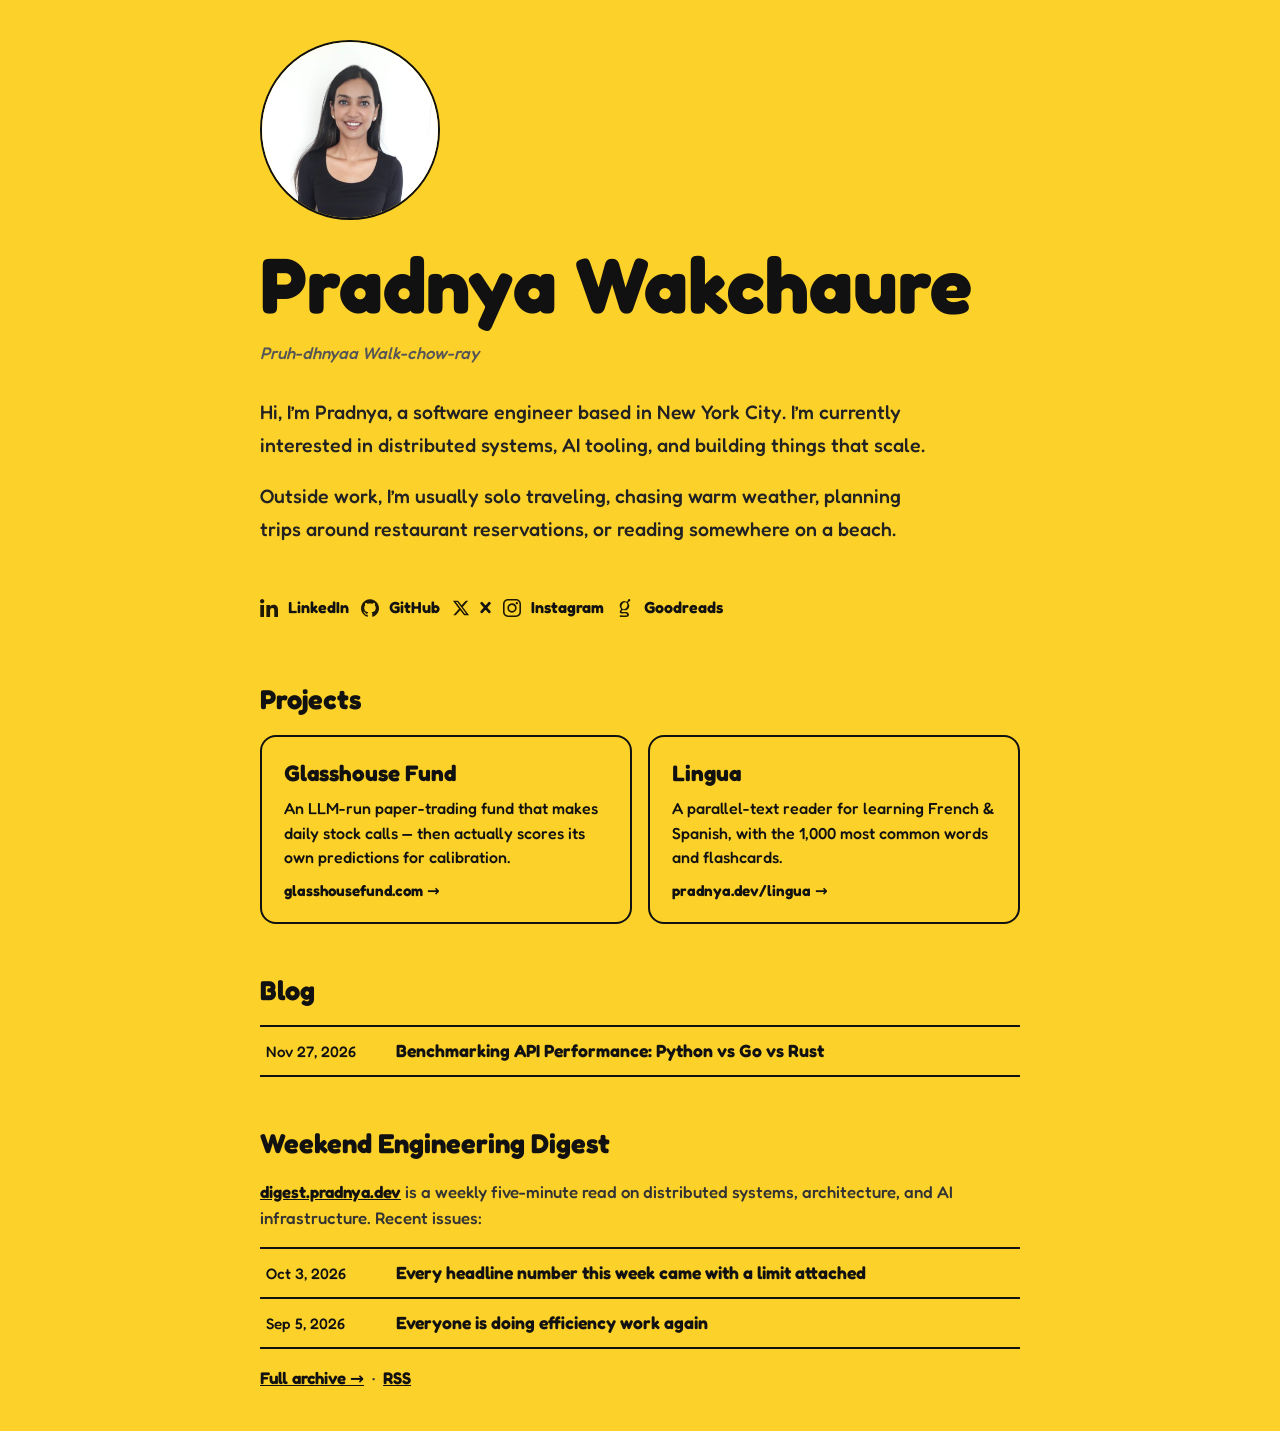
<file: index.html>
<!doctype html>
<html class="no-js" lang="en">
    <head>
        <meta charset="utf-8">
        <meta http-equiv="X-UA-Compatible" content="IE=edge,chrome=1">
        <title>Pradnya Wakchaure</title>
        <meta name="description" content="Personal site for Pradnya Wakchaure, a software engineer based in New York City.">
        <meta name="viewport" content="width=device-width, initial-scale=1">

        <!-- Social share cards (Open Graph + Twitter) -->
        <meta property="og:type" content="website">
        <meta property="og:site_name" content="Pradnya Wakchaure">
        <meta property="og:title" content="Pradnya Wakchaure — Software Engineer, NYC">
        <meta property="og:description" content="Software engineer in New York City, interested in distributed systems, AI tooling, and building things that scale.">
        <meta property="og:url" content="https://pradnya.dev/">
        <meta property="og:image" content="https://pradnya.dev/img/badge_photo_hq.jpeg">
        <meta name="twitter:card" content="summary">
        <meta name="twitter:title" content="Pradnya Wakchaure — Software Engineer, NYC">
        <meta name="twitter:description" content="Software engineer in New York City, interested in distributed systems, AI tooling, and building things that scale.">
        <meta name="twitter:image" content="https://pradnya.dev/img/badge_photo_hq.jpeg">
        <link rel="apple-touch-icon" href="apple-touch-icon.png">

        <link rel="preconnect" href="https://fonts.googleapis.com">
        <link rel="preconnect" href="https://fonts.gstatic.com" crossorigin>
        <link href="https://fonts.googleapis.com/css2?family=Fredoka:wght@500;600;700&display=swap" rel="stylesheet">
        <link rel="stylesheet" href="css/normalize.min.css">
        <link rel="stylesheet" href="css/main.css?v=3">
        <link rel="apple-touch-icon" sizes="180x180" href="/apple-touch-icon.png">
        <link rel="icon" type="image/svg+xml" href="/favicon.svg">
        <link rel="icon" type="image/png" sizes="32x32" href="/favicon-32x32.png">
        <link rel="icon" type="image/png" sizes="16x16" href="/favicon-16x16.png">
        <link rel="manifest" href="/site.webmanifest">
        <!-- Google tag (gtag.js) -->
        <script async src="https://www.googletagmanager.com/gtag/js?id=G-8QL02M819M"></script>
        <script>
            window.dataLayer = window.dataLayer || [];
            function gtag(){dataLayer.push(arguments);}
            gtag('js', new Date());

            gtag('config', 'G-8QL02M819M');
        </script>
        <script src="/analytics.js" defer></script>
        <script src="js/vendor/modernizr-2.8.3.min.js"></script>
    </head>
    <body>
        <!--[if lt IE 8]>
            <p class="browserupgrade">You are using an <strong>outdated</strong> browser. Please <a href="http://browsehappy.com/">upgrade your browser</a> to improve your experience.</p>
        <![endif]-->
        <main class="main-content">
            <aside class="portrait" aria-label="Portrait">
                <img src="img/badge_photo_hq.jpeg" alt="Pradnya Wakchaure">
            </aside>
            <section class="intro" aria-labelledby="site-title">
                <h1 id="site-title">Pradnya Wakchaure</h1>
                <p class="pronunciation">Pruh-dhnyaa Walk-chow-ray</p>
                <p class="bio">
                    Hi, I’m Pradnya, a software engineer based in New York City. I’m currently interested in distributed systems, AI tooling, and building things that scale.
                </p>
                <p class="bio">
                    Outside work, I’m usually solo traveling, chasing warm weather, planning trips around restaurant reservations, or reading somewhere on a beach.
                </p>
                <nav class="social-media" aria-label="Social links">
                    <a class="social-link" href="https://www.linkedin.com/in/pradnyaw25/" target="_blank" rel="noopener noreferrer">
                        <img src="img/icons/linkedin.svg" alt="" aria-hidden="true">
                        <span>LinkedIn</span>
                    </a>
                    <a class="social-link" href="https://www.github.com/pradnyaw25" target="_blank" rel="noopener noreferrer">
                        <img src="img/icons/github.svg" alt="" aria-hidden="true">
                        <span>GitHub</span>
                    </a>
                    <a class="social-link" href="https://www.twitter.com/pradnyaw25" target="_blank" rel="noopener noreferrer">
                        <img src="img/icons/x.svg" alt="" aria-hidden="true">
                        <span>X</span>
                    </a>
                    <a class="social-link" href="https://www.instagram.com/pradnyaw25" target="_blank" rel="noopener noreferrer">
                        <img src="img/icons/instagram.svg" alt="" aria-hidden="true">
                        <span>Instagram</span>
                    </a>
                    <a class="social-link" href="https://www.goodreads.com/pradnyaw25" target="_blank" rel="noopener noreferrer">
                        <img src="img/icons/goodreads.svg?v=2" alt="" aria-hidden="true">
                        <span>Goodreads</span>
                    </a>
                </nav>
            </section>

            <section class="projects" aria-labelledby="projects-title">
                <h2 id="projects-title" class="section-head">Projects</h2>
                <div class="project-grid">
                    <a class="project-card" href="https://glasshousefund.com" target="_blank" rel="noopener noreferrer">
                        <span class="project-name">Glasshouse Fund</span>
                        <span class="project-desc">An LLM-run paper-trading fund that makes daily stock calls — then actually scores its own predictions for calibration.</span>
                        <span class="project-go">glasshousefund.com →</span>
                    </a>
                    <a class="project-card" href="/lingua/" target="_blank" rel="noopener noreferrer">
                        <span class="project-name">Lingua</span>
                        <span class="project-desc">A parallel-text reader for learning French &amp; Spanish, with the 1,000 most common words and flashcards.</span>
                        <span class="project-go">pradnya.dev/lingua →</span>
                    </a>
                </div>
            </section>

            <section class="blog" aria-labelledby="blog-title">
                <h2 id="blog-title" class="section-head">Blog</h2>
                <ul class="post-list">
                    <li><a href="/blog/api-performance-lab/"><span class="post-date">Nov 27, 2026</span><span class="post-title">Benchmarking API Performance: Python vs Go vs Rust</span></a></li>
                </ul>
            </section>

            <section class="digest" aria-labelledby="digest-title">
                <h2 id="digest-title" class="section-head">Weekend Engineering Digest</h2>
                <p class="blog-intro">
                    <a href="https://digest.pradnya.dev/" target="_blank" rel="noopener noreferrer">digest.pradnya.dev</a>
                    is a weekly five-minute read on distributed systems, architecture, and AI infrastructure. Recent issues:
                </p>
                <!-- Static fallback; js below refreshes this list from the digest's RSS feed so new issues appear automatically. -->
                <ul class="post-list" id="digest-issues">
                    <li><a href="https://digest.pradnya.dev/issues/2026-10-03" target="_blank" rel="noopener noreferrer"><span class="post-date">Oct 3, 2026</span><span class="post-title">Every headline number this week came with a limit attached</span></a></li>
                    <li><a href="https://digest.pradnya.dev/issues/2026-09-05" target="_blank" rel="noopener noreferrer"><span class="post-date">Sep 5, 2026</span><span class="post-title">Everyone is doing efficiency work again</span></a></li>
                </ul>
                <p class="blog-more">
                    <a href="https://digest.pradnya.dev/" target="_blank" rel="noopener noreferrer">Full archive →</a>
                    &nbsp;·&nbsp;
                    <a href="https://digest.pradnya.dev/rss.xml" target="_blank" rel="noopener noreferrer">RSS</a>
                </p>
            </section>
        </main>
        <script src="//ajax.googleapis.com/ajax/libs/jquery/1.11.2/jquery.min.js"></script>
        <script>window.jQuery || document.write('<script src="js/vendor/jquery-1.11.2.min.js"><\/script>')</script>

        <script src="js/plugins.js"></script>
        <script src="js/main.js"></script>
        <script>
            // Pull every digest issue from the RSS feed; keep the static list if the fetch fails.
            (function () {
                var list = document.getElementById('digest-issues');
                if (!list || !window.fetch || !window.DOMParser) return;
                fetch('https://digest.pradnya.dev/rss.xml')
                    .then(function (r) { if (!r.ok) throw new Error(r.status); return r.text(); })
                    .then(function (xml) {
                        var items = new DOMParser().parseFromString(xml, 'application/xml').querySelectorAll('item');
                        if (!items.length) return;
                        var frag = document.createDocumentFragment();
                        Array.prototype.slice.call(items, 0, 5).forEach(function (item) {
                            var get = function (tag) { var n = item.querySelector(tag); return n ? n.textContent.trim() : ''; };
                            var link = get('link'), title = get('title'), d = new Date(get('pubDate'));
                            if (!link || !title) return;
                            var li = document.createElement('li'), a = document.createElement('a');
                            a.href = link; a.target = '_blank'; a.rel = 'noopener noreferrer';
                            var date = document.createElement('span'); date.className = 'post-date';
                            date.textContent = isNaN(d) ? '' : d.toLocaleDateString('en-US', { month: 'short', day: 'numeric', year: 'numeric', timeZone: 'UTC' });
                            var t = document.createElement('span'); t.className = 'post-title'; t.textContent = title;
                            a.appendChild(date); a.appendChild(t); li.appendChild(a); frag.appendChild(li);
                        });
                        if (frag.childNodes.length) { list.innerHTML = ''; list.appendChild(frag); }
                    })
                    .catch(function () {});
            })();
        </script>

    </body>
</html>
</file>
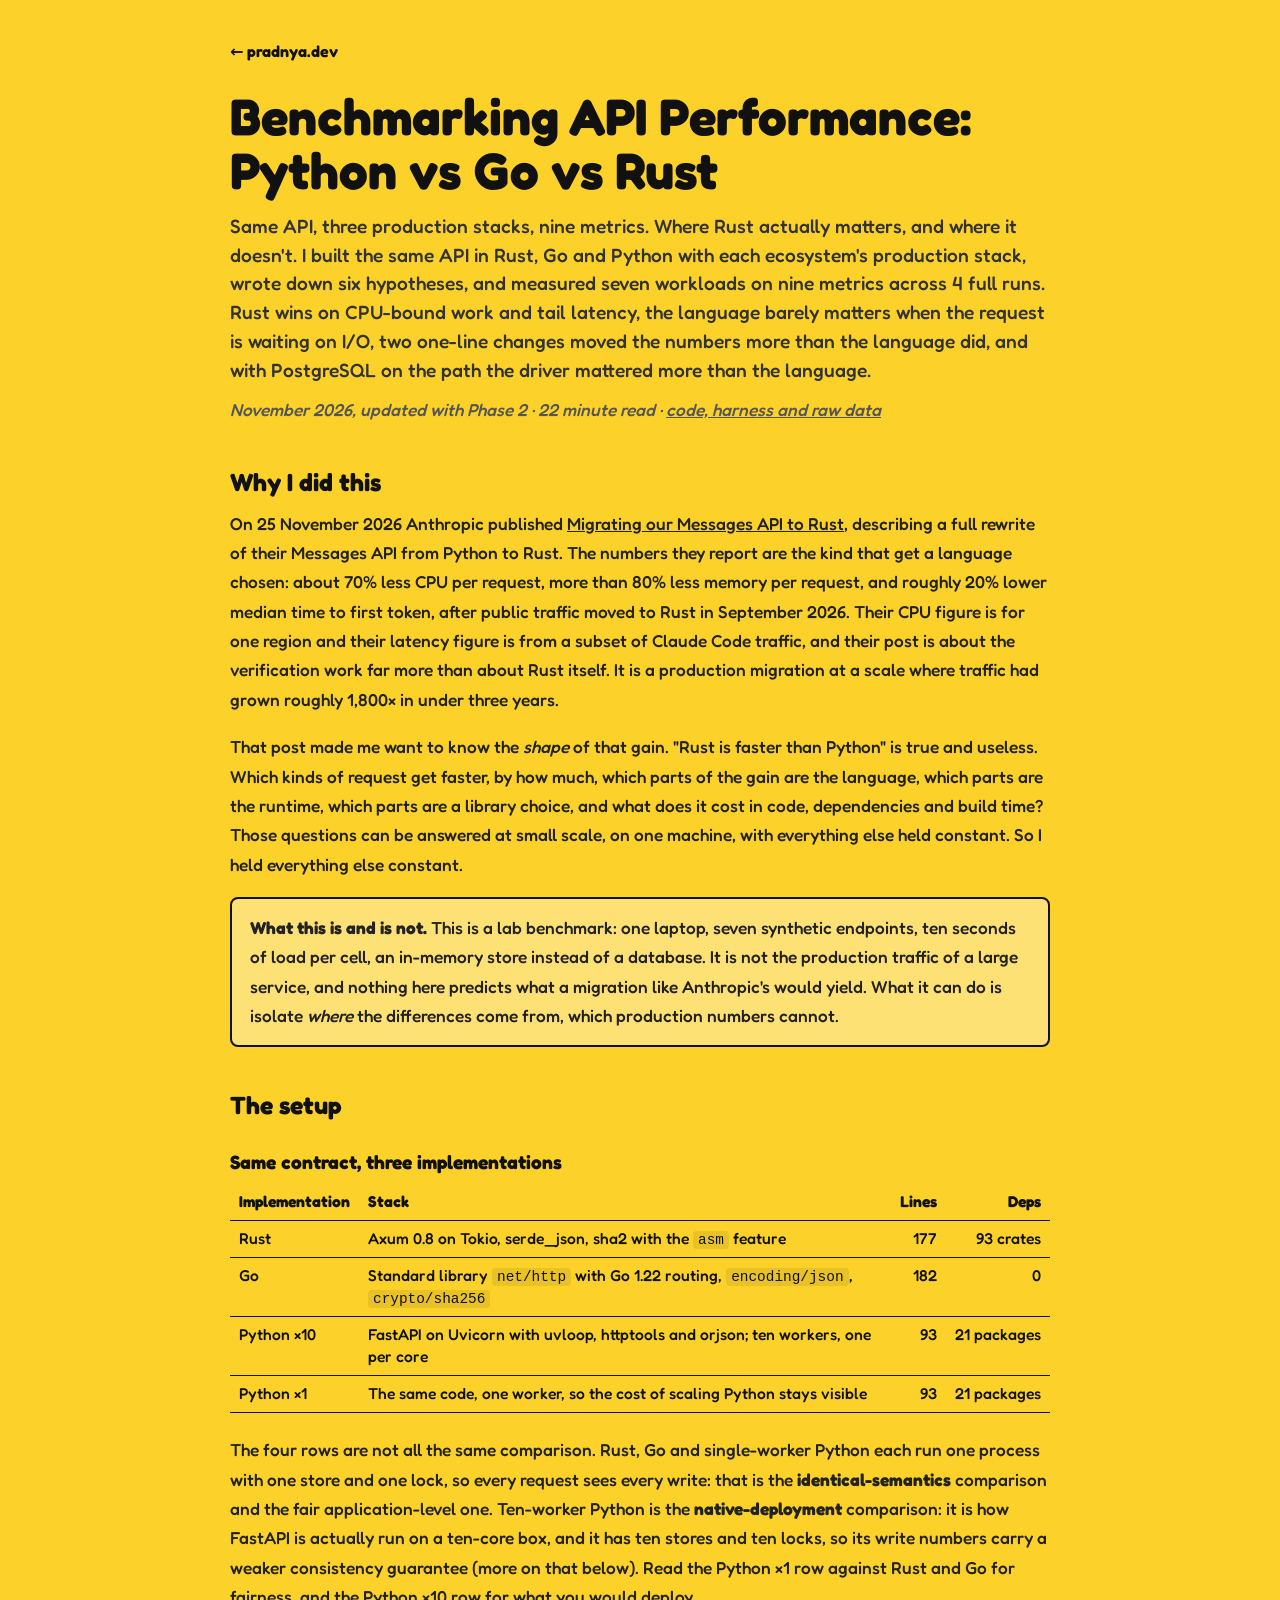
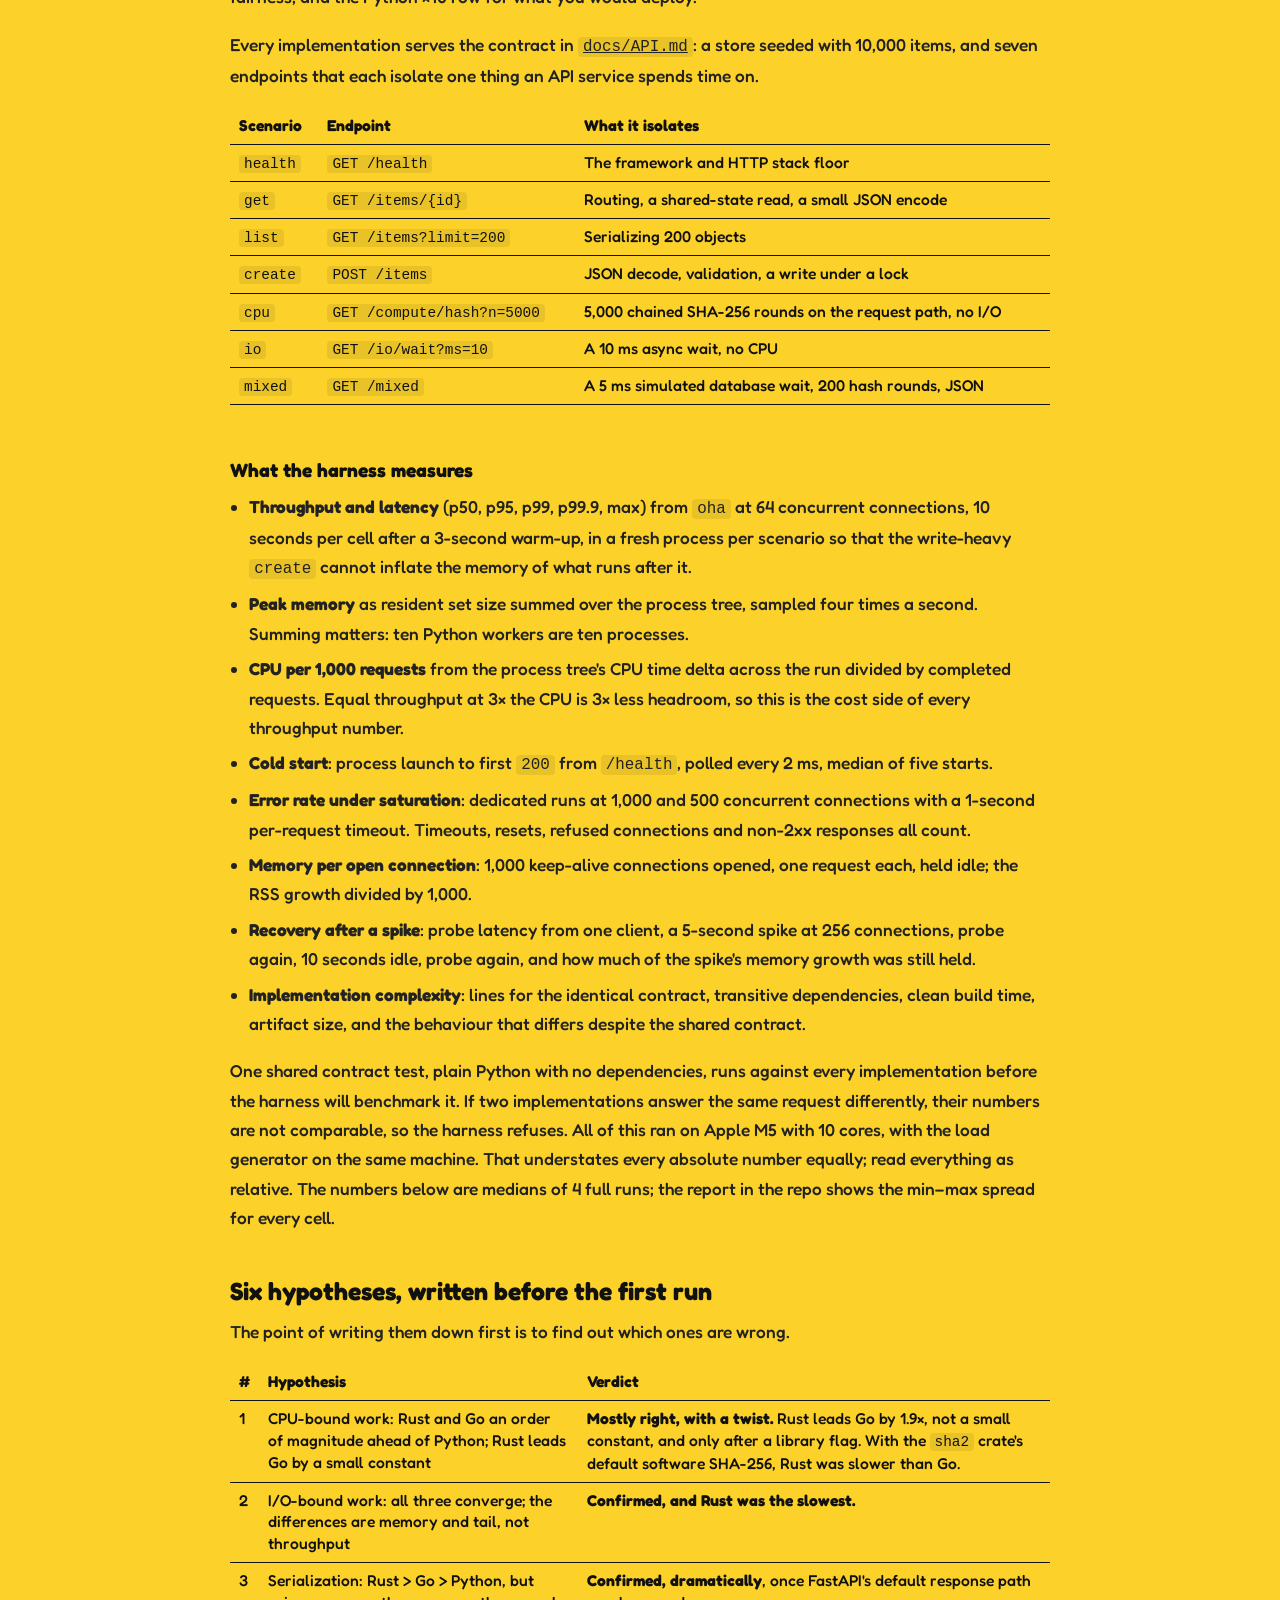
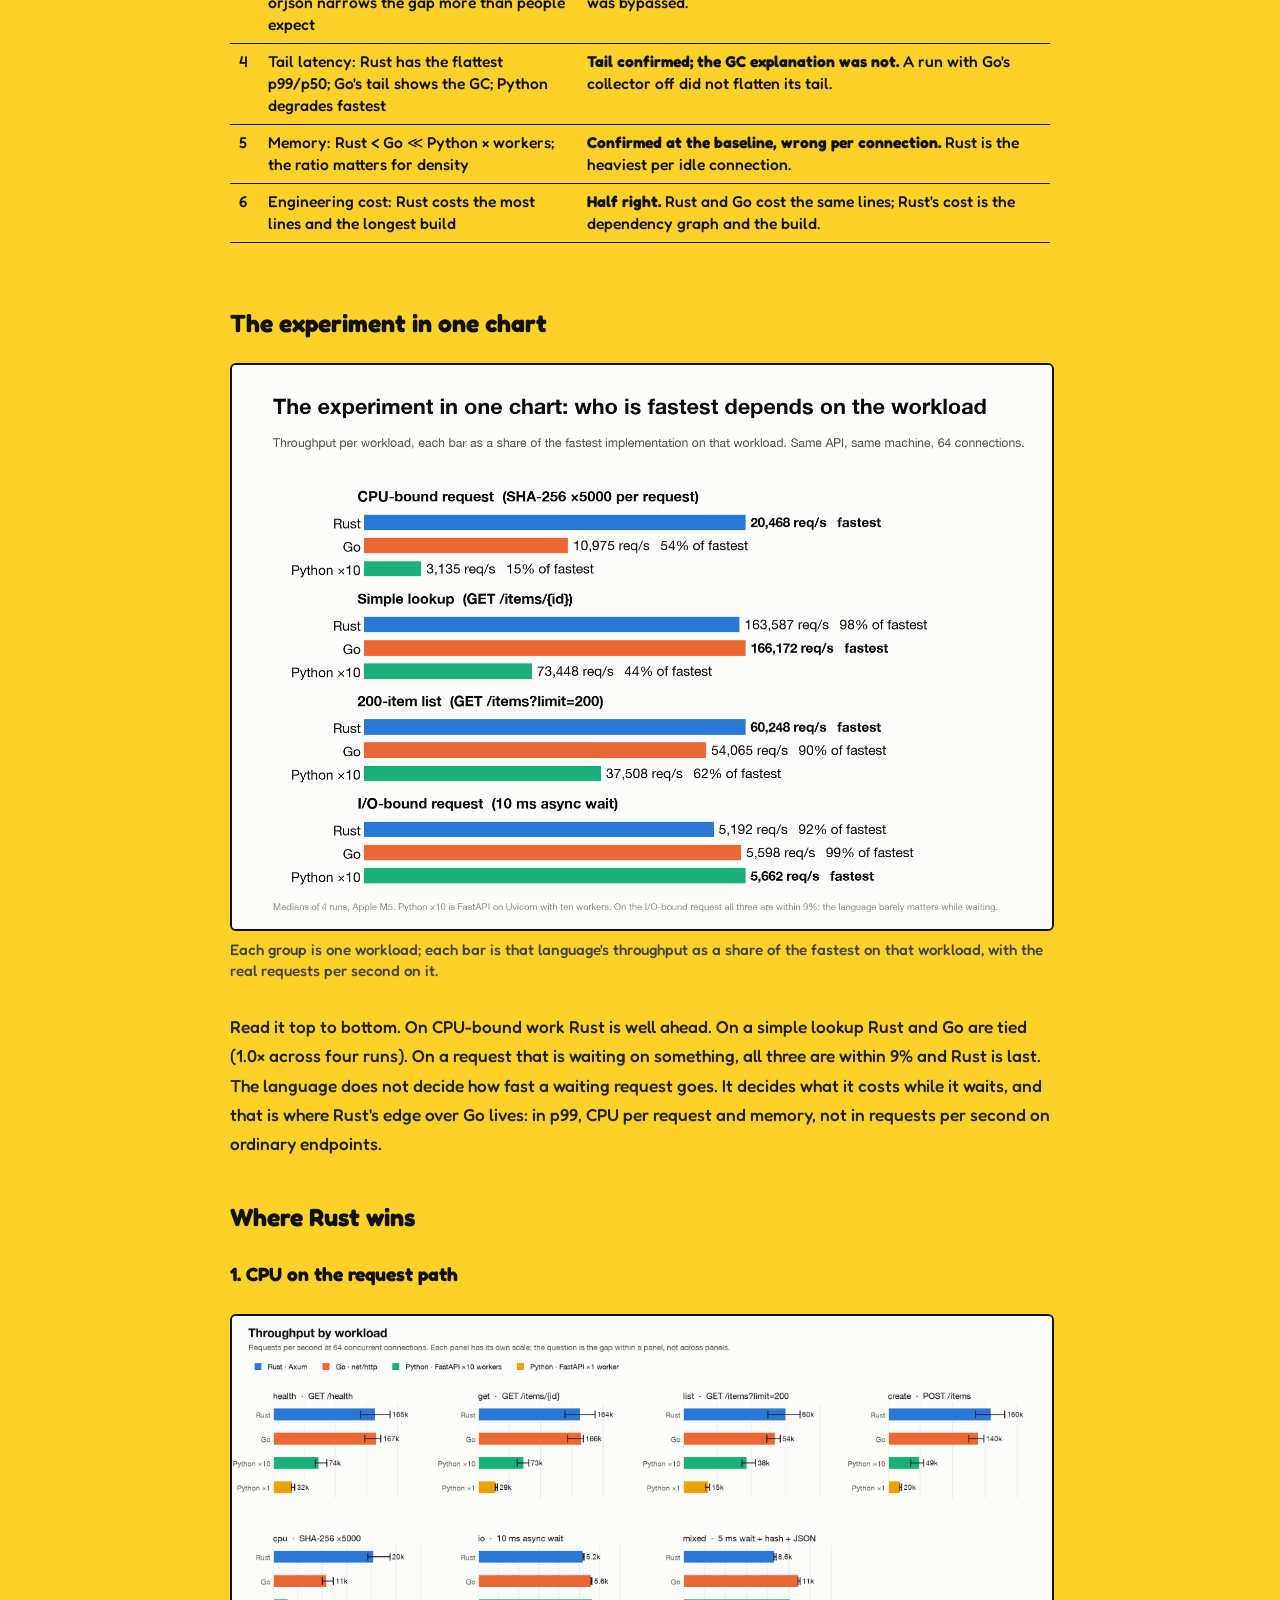
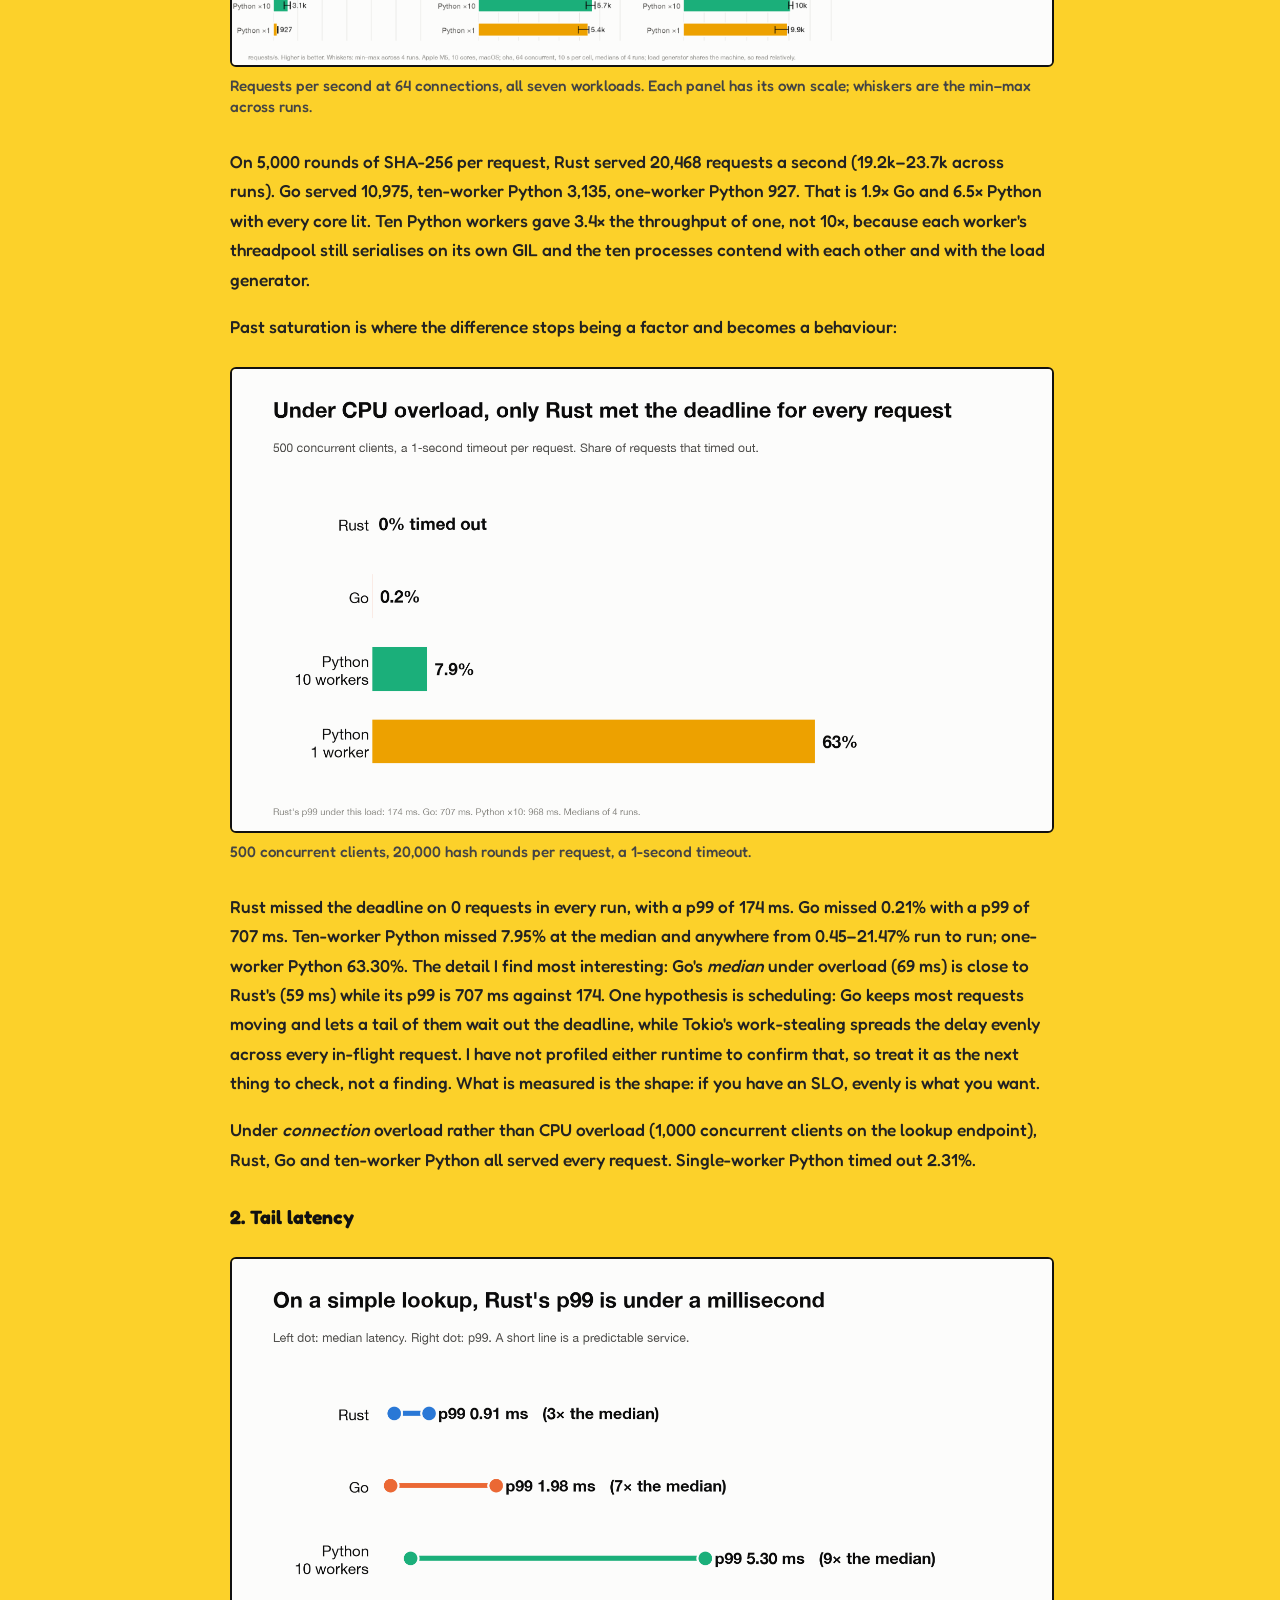
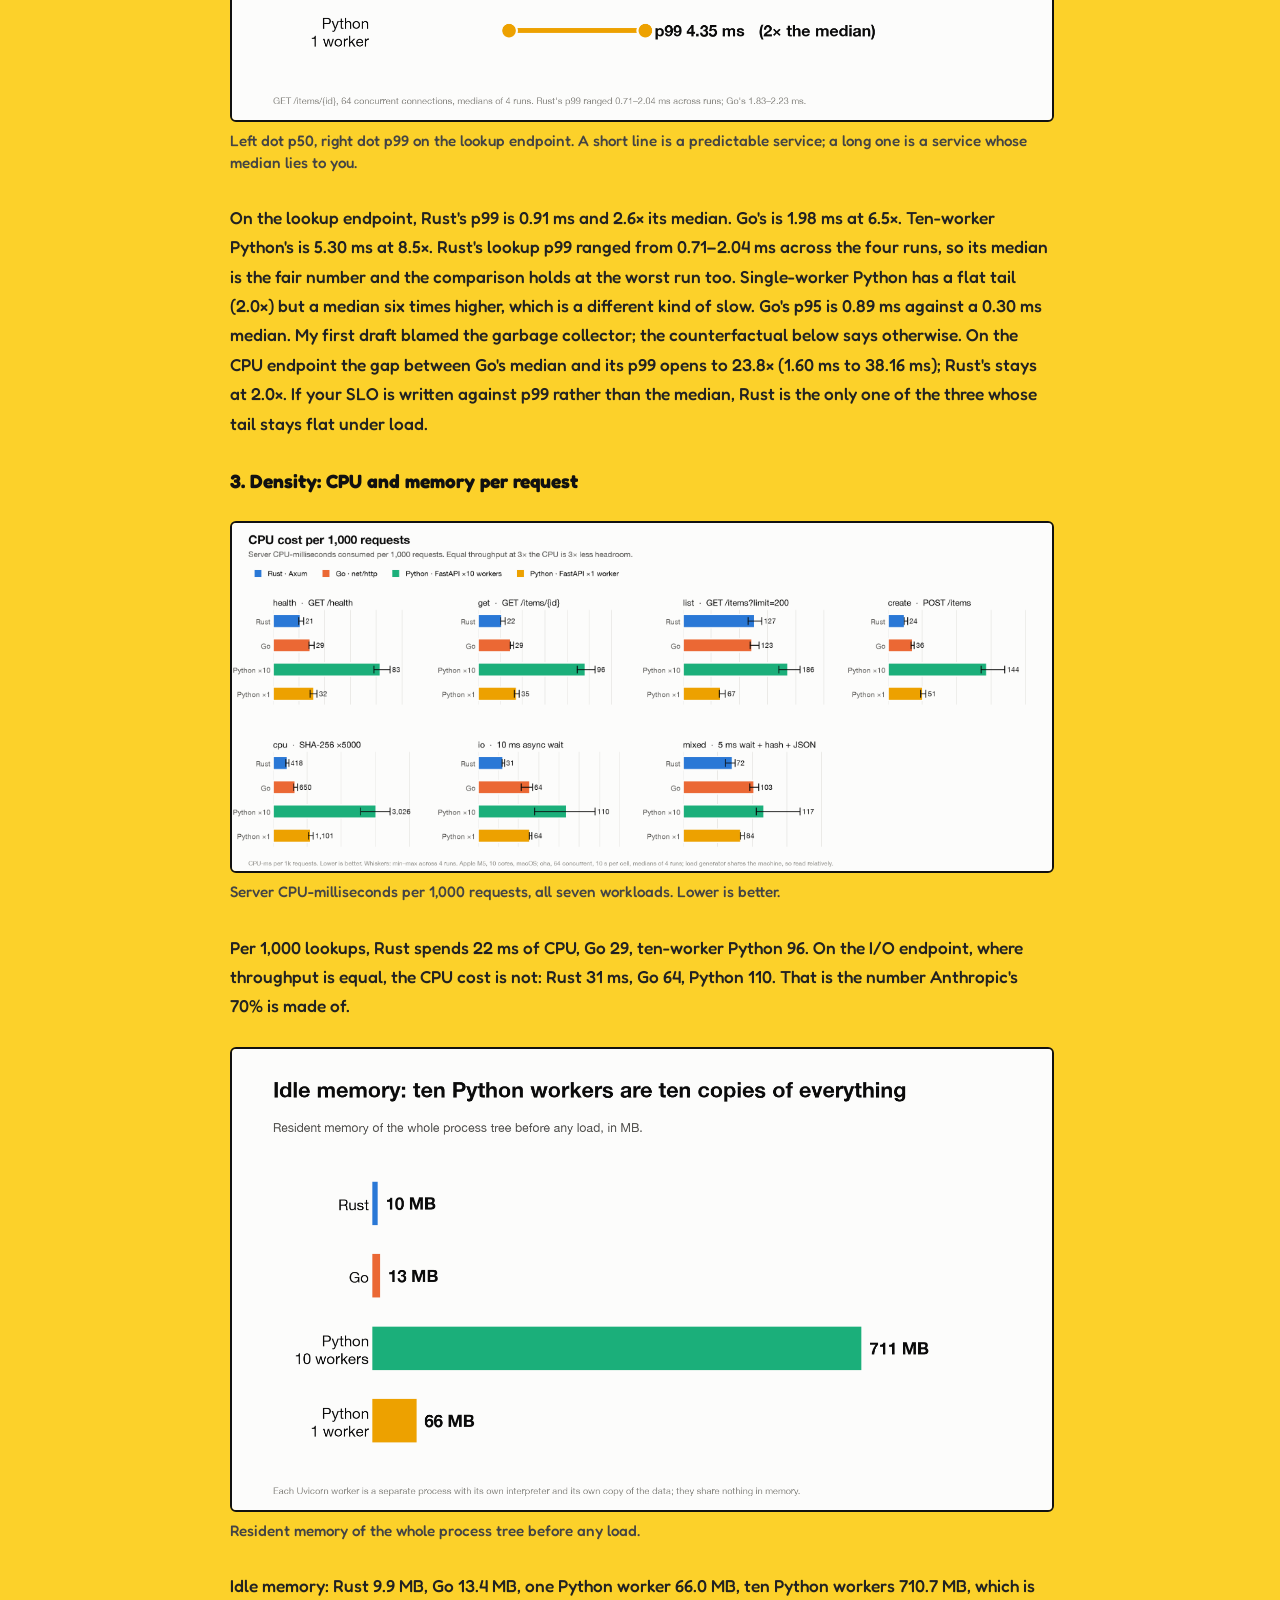
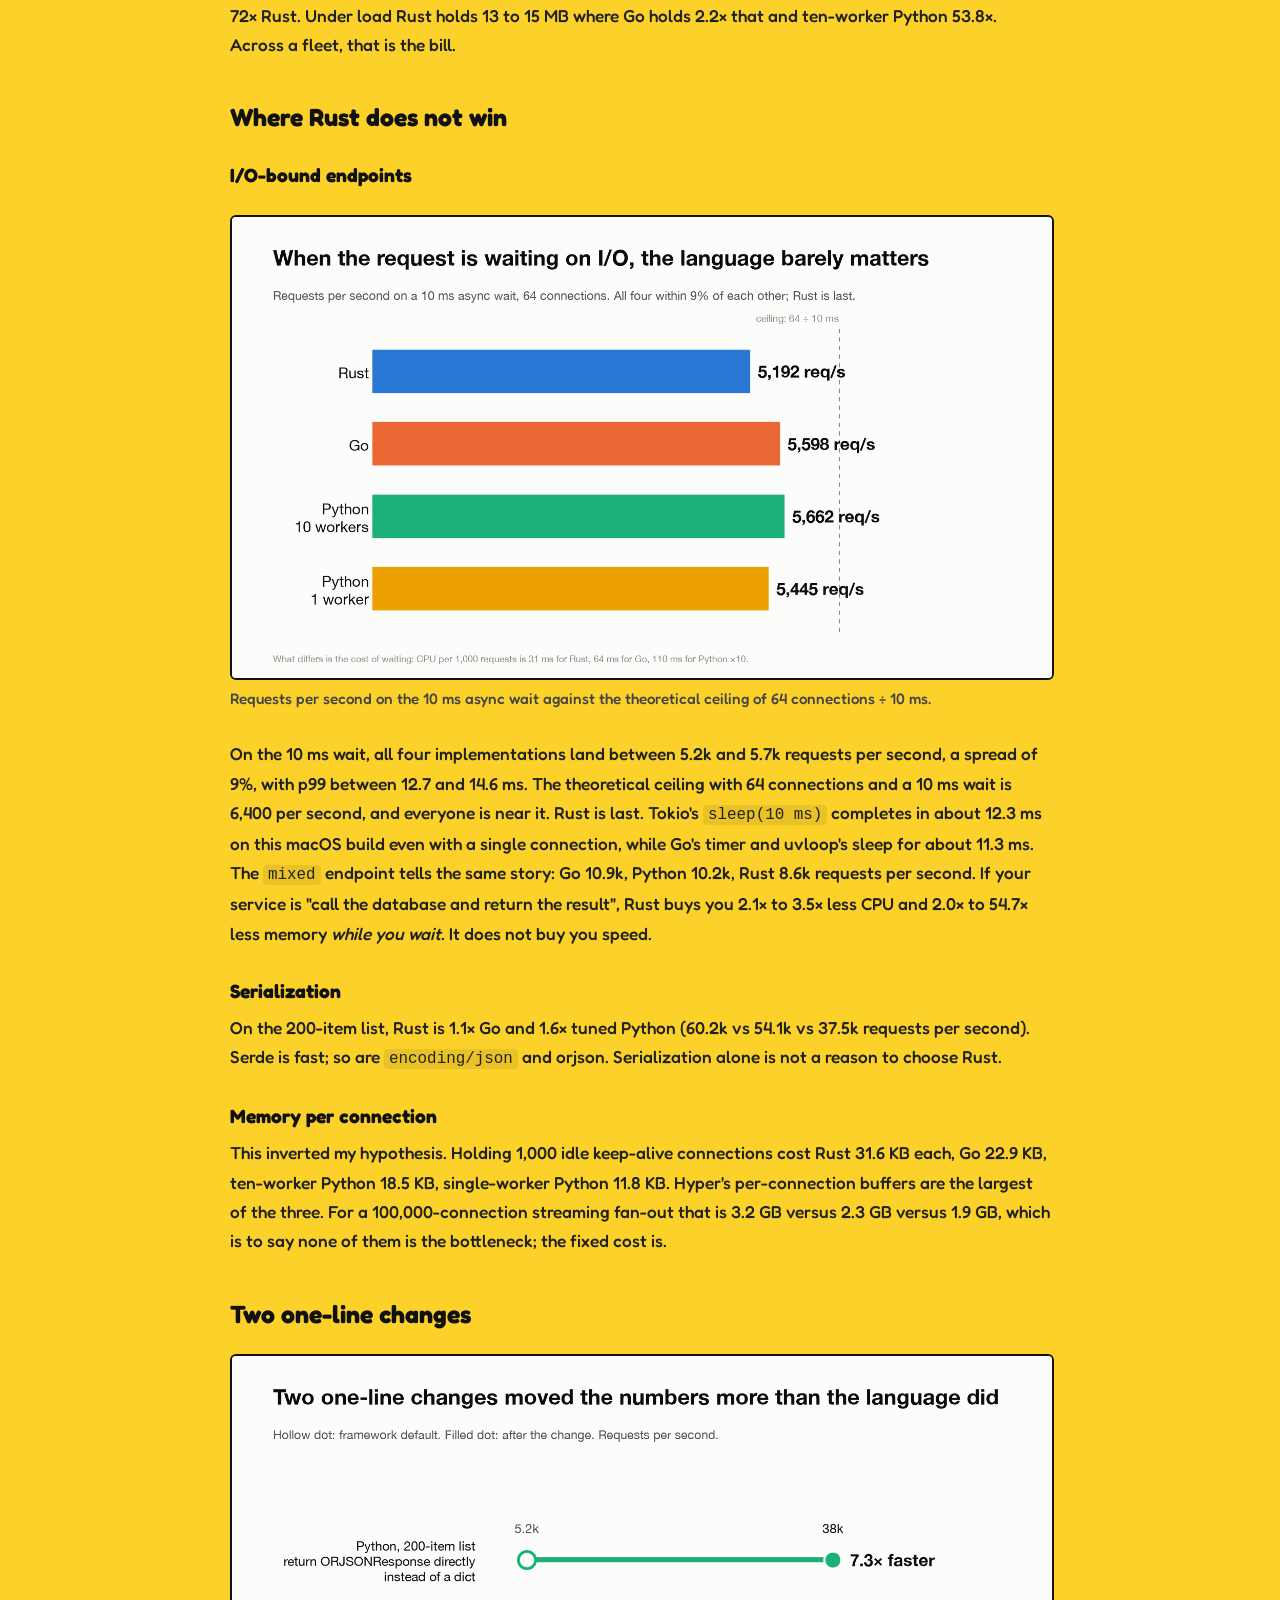
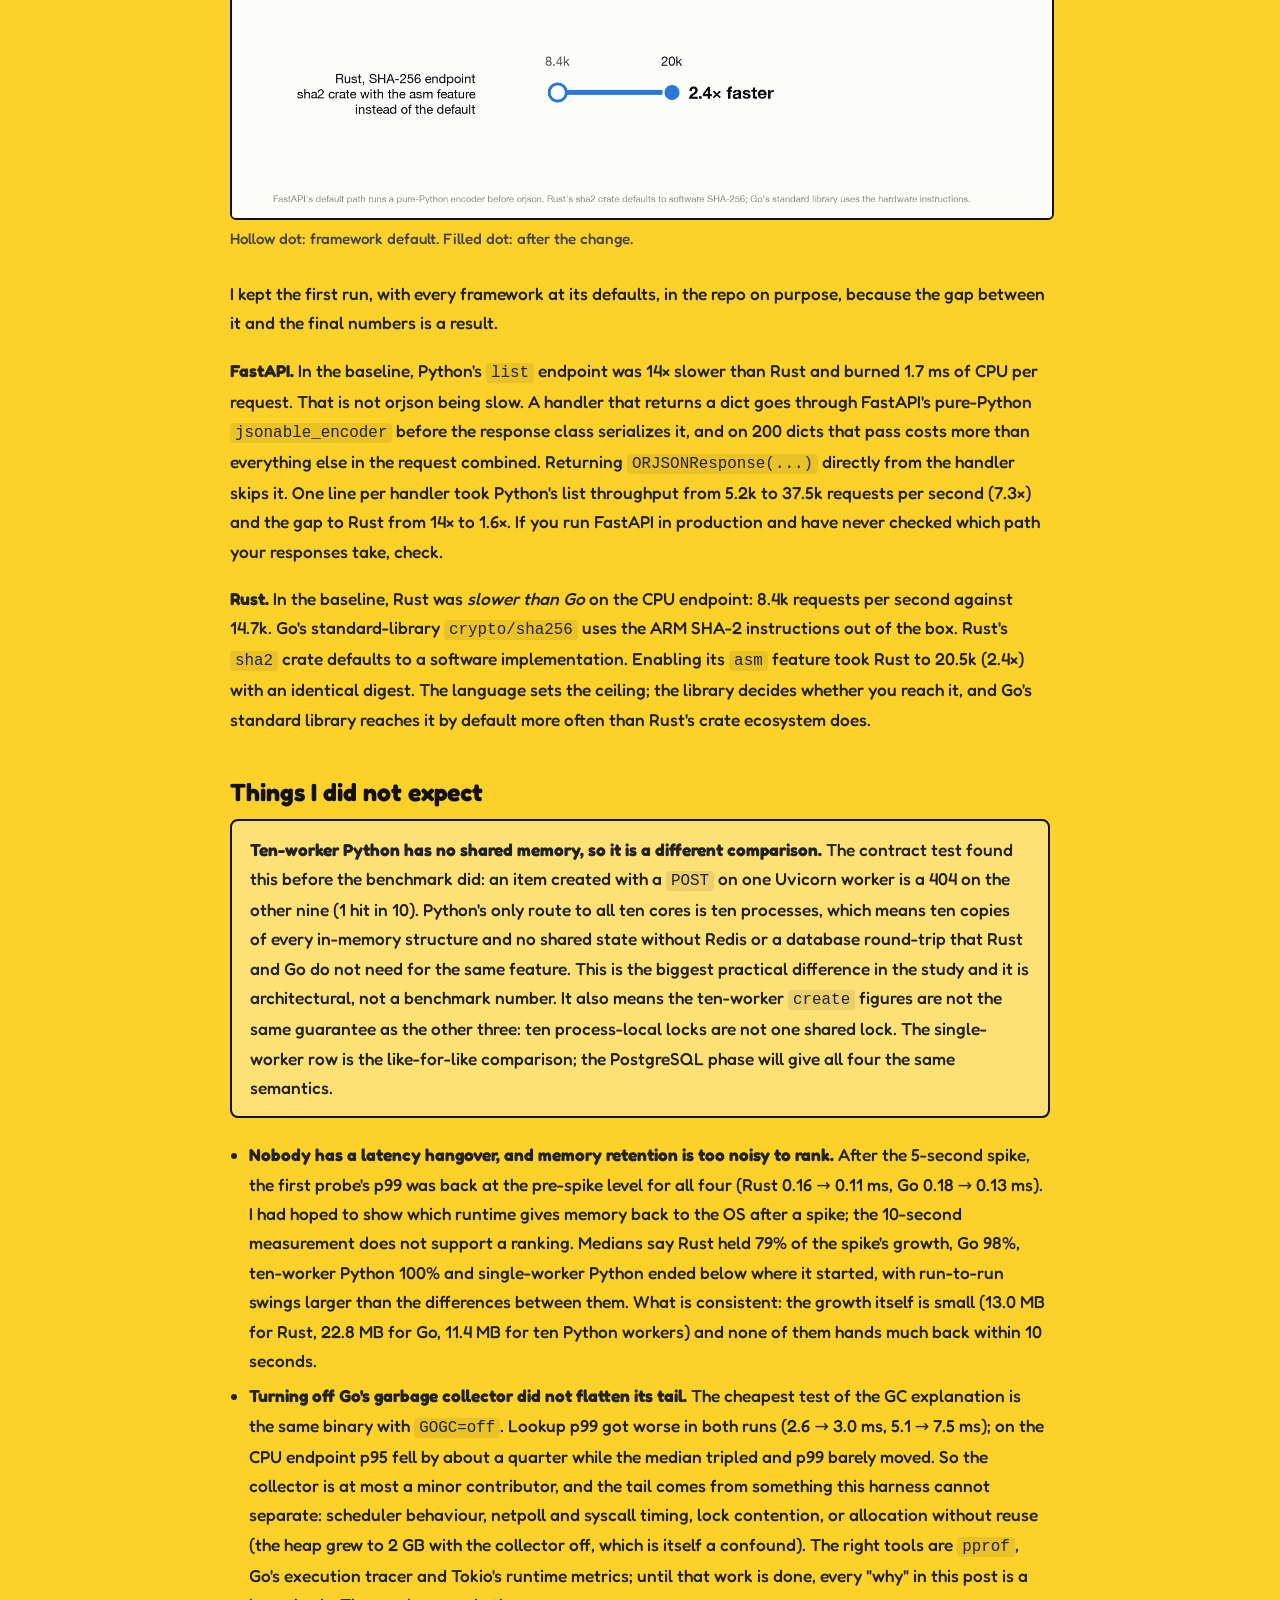
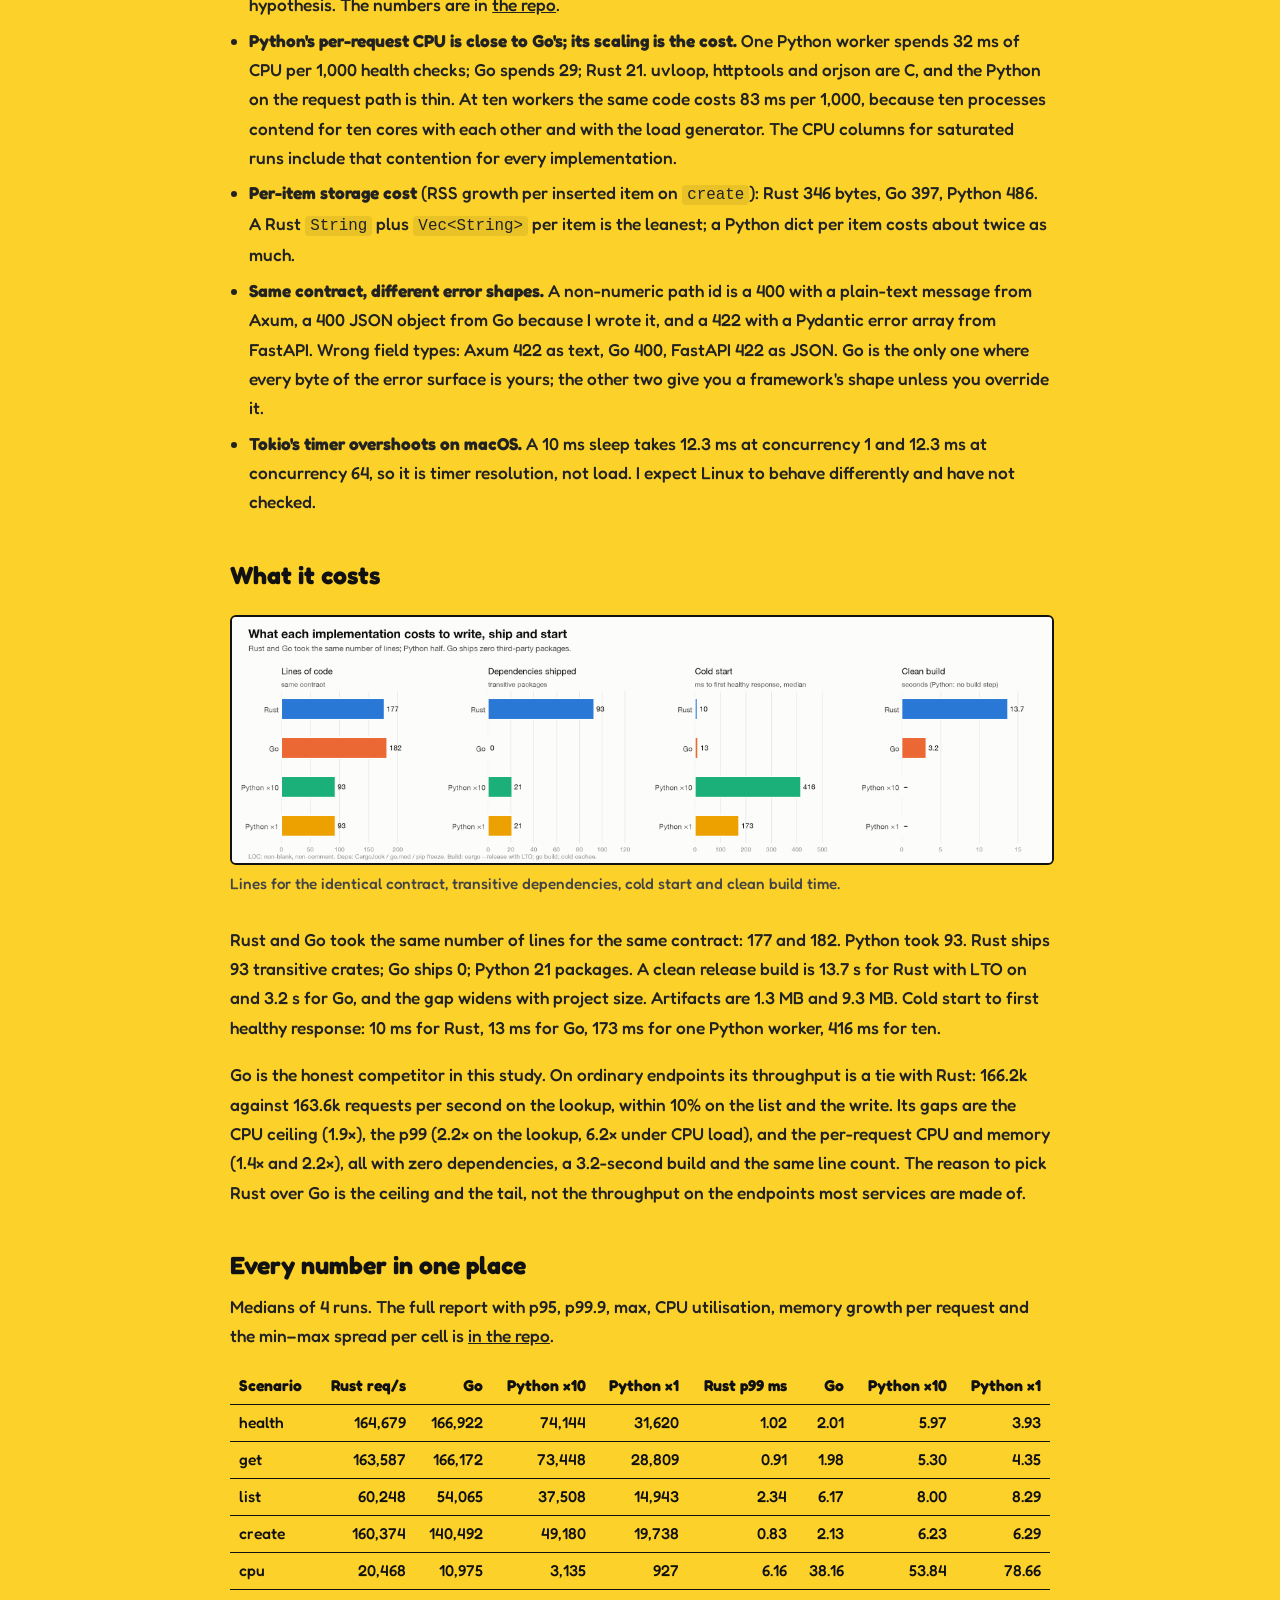
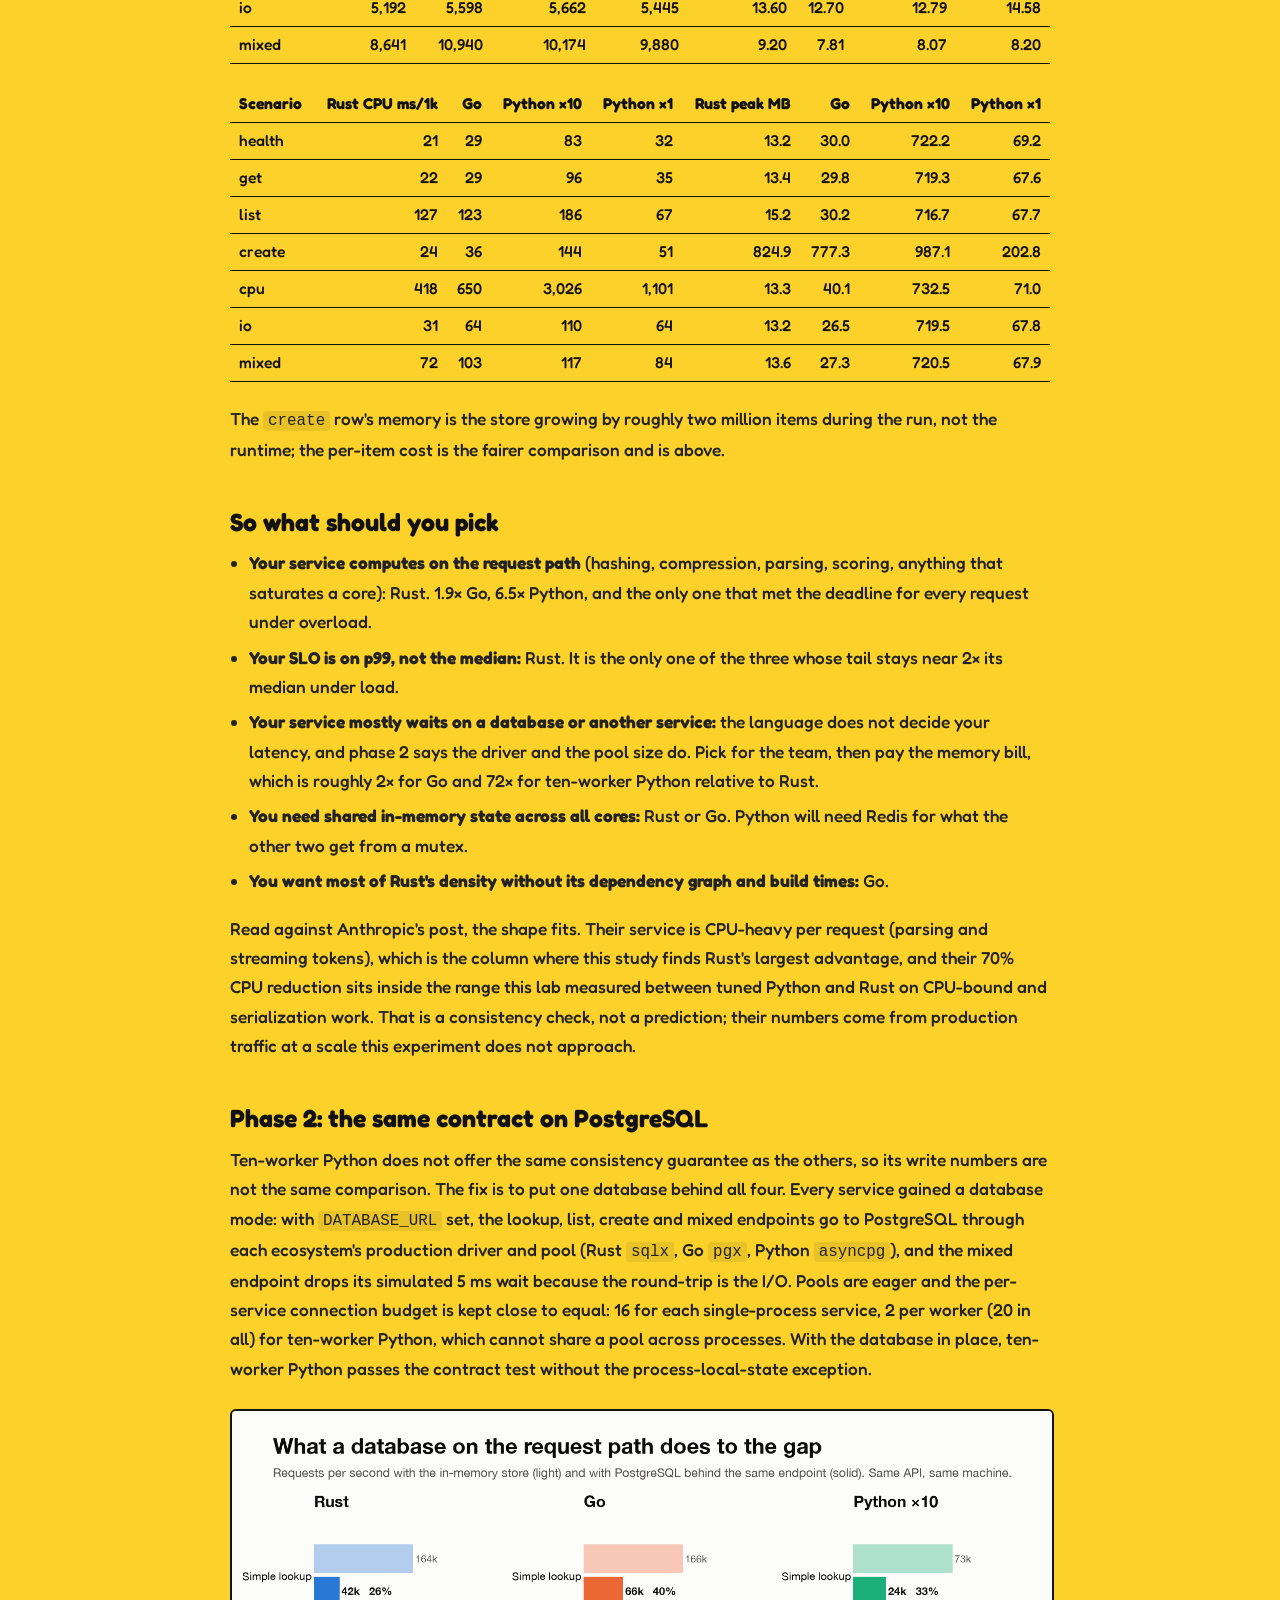
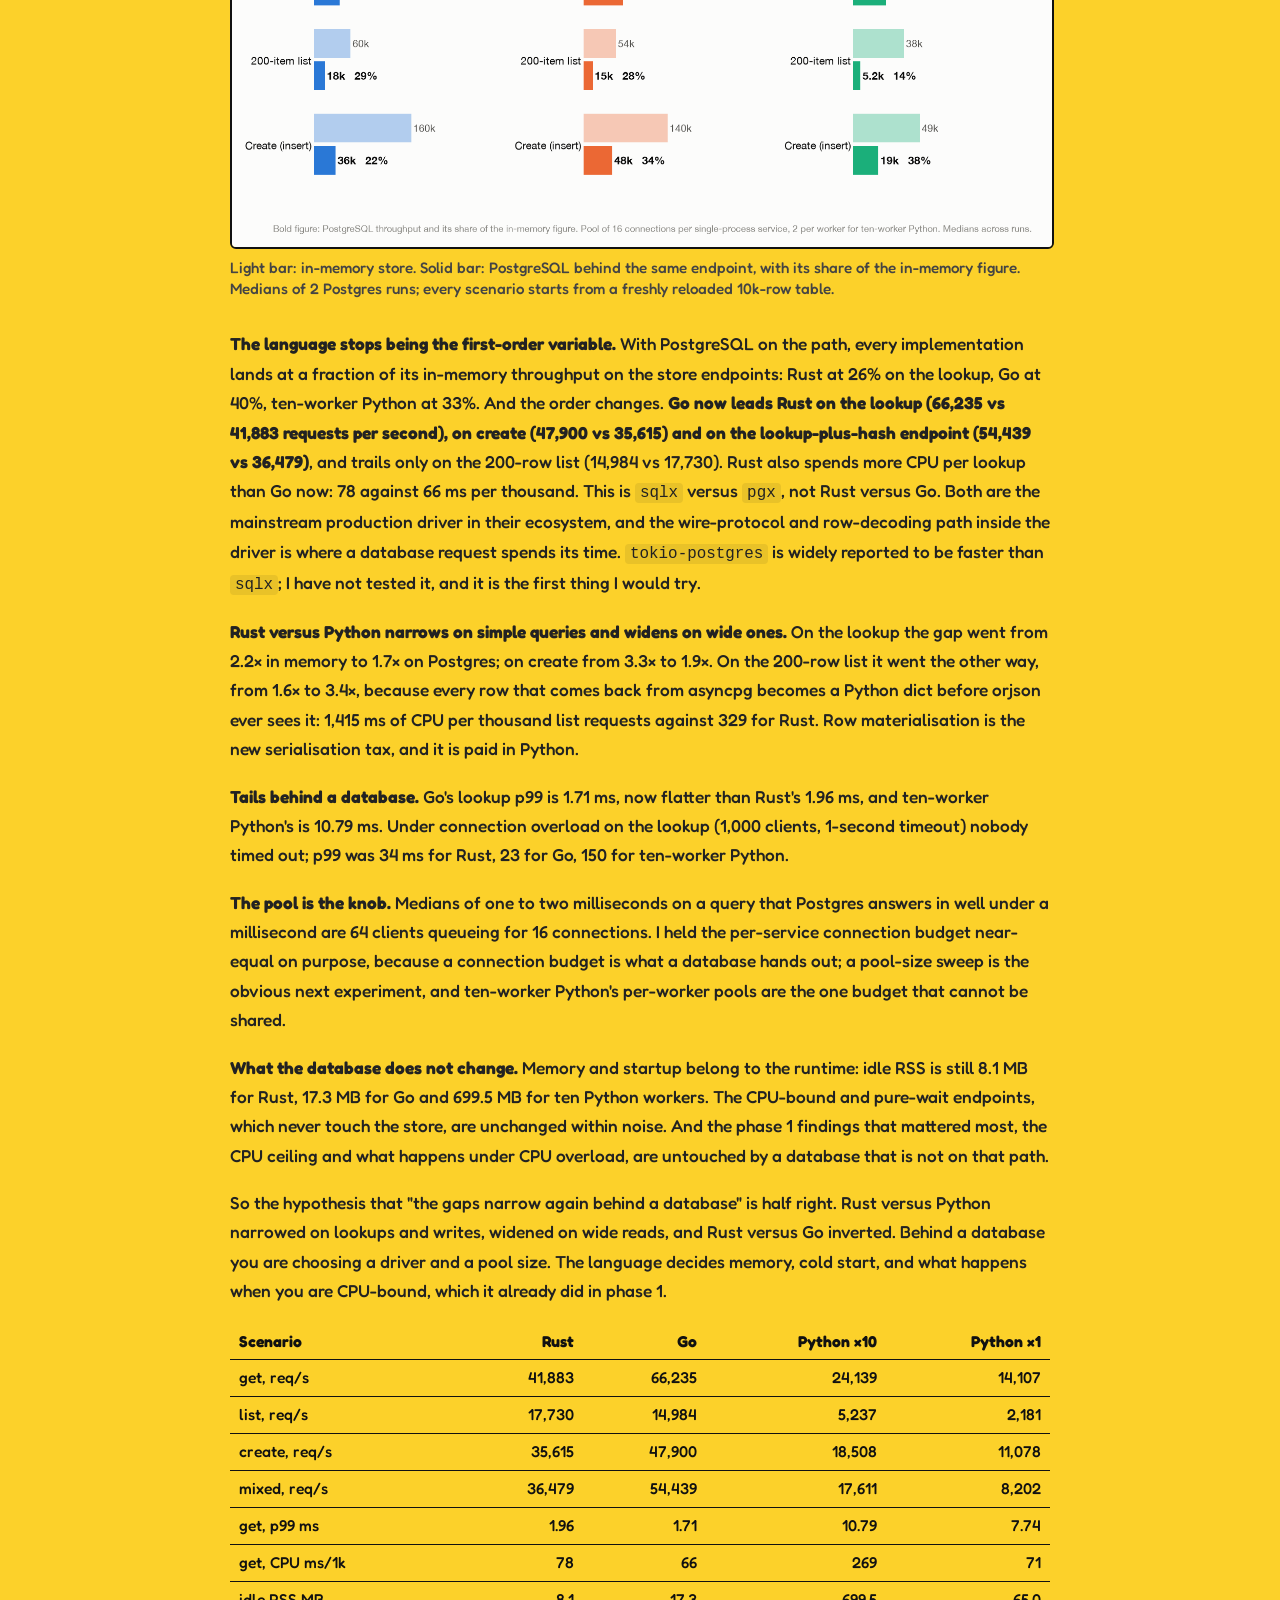
<file: blog/api-performance-lab/index.html>
<!doctype html>
<html class="no-js" lang="en">
    <head>
        <meta charset="utf-8">
        <title>Benchmarking API Performance: Python vs Go vs Rust · Pradnya Wakchaure</title>
        <meta name="description" content="Inspired by Anthropic's Messages API migration to Rust, I built the same API in Rust, Go and Python and measured seven workloads on nine metrics. Rust wins on CPU-bound work and tail latency; when the request is waiting on I/O, the language barely matters.">
        <meta name="viewport" content="width=device-width, initial-scale=1">
        <meta property="og:title" content="Benchmarking API Performance: Python vs Go vs Rust">
        <meta property="og:description" content="Same API, three production stacks, one laptop. Where Rust wins, where it does not, and the two one-line changes that moved the numbers more than the language did.">
        <meta property="og:image" content="https://pradnya.dev/blog/api-performance-lab/charts/00-social-card.png">
        <meta property="og:type" content="article">
        <meta name="twitter:card" content="summary_large_image">
        <link rel="preconnect" href="https://fonts.googleapis.com">
        <link rel="preconnect" href="https://fonts.gstatic.com" crossorigin>
        <link href="https://fonts.googleapis.com/css2?family=Fredoka:wght@500;600;700&display=swap" rel="stylesheet">
        <link rel="stylesheet" href="/css/normalize.min.css">
        <link rel="stylesheet" href="/css/main.css?v=3">
        <link rel="icon" type="image/svg+xml" href="/favicon.svg">
        <script async src="https://www.googletagmanager.com/gtag/js?id=G-8QL02M819M"></script>
        <script>
            window.dataLayer = window.dataLayer || [];
            function gtag(){dataLayer.push(arguments);}
            gtag('js', new Date());
            gtag('config', 'G-8QL02M819M');
        </script>
        <style>
            /* Post-only styles; everything else comes from the site's main.css. */
            .post { width: min(820px, calc(100% - 40px)); margin: 0 auto; padding: 40px 0 80px; }
            .post .back { display: inline-block; margin-bottom: 28px; font-weight: 650; text-decoration: none; color: #111; }
            .post .back:hover { background: #111; color: #fcd12a; }
            .post h1 { font-size: clamp(2rem, 6vw, 3.2rem); line-height: 1.05; margin: 0 0 14px; }
            .post .dek { font-size: 1.2rem; font-weight: 500; color: #333; line-height: 1.5; margin: 0 0 10px; }
            .post .meta { color: #555; font-style: italic; font-weight: 500; margin: 0 0 34px; }
            .post h2 { font-size: 1.55rem; margin: 44px 0 12px; line-height: 1.15; }
            .post h3 { font-size: 1.2rem; margin: 30px 0 8px; }
            .post p, .post li { font-size: 1.08rem; font-weight: 500; line-height: 1.7; color: #222; }
            .post p { margin: 0 0 18px; }
            .post ul, .post ol { padding-left: 1.2em; margin: 0 0 18px; }
            .post li { margin-bottom: 6px; }
            .post code { font-family: ui-monospace, SFMono-Regular, Menlo, monospace; font-size: 0.92em; background: rgba(17,17,17,0.08); padding: 1px 5px; border-radius: 4px; }
            .post pre { background: #111; color: #fcd12a; padding: 14px 16px; border-radius: 8px; overflow-x: auto; font-size: 0.95rem; line-height: 1.5; margin: 0 0 20px; }
            .post pre code { background: none; color: inherit; padding: 0; }
            .post figure { margin: 26px 0 30px; }
            .post figure img { width: 100%; height: auto; border: 2px solid #111; border-radius: 6px; background: #fcfcfb; }
            .post figcaption { margin-top: 8px; font-size: 0.95rem; color: #444; font-weight: 500; }
            .post figcaption a { color: #111; }
            .post table { width: 100%; border-collapse: collapse; margin: 0 0 22px; font-size: 0.98rem; font-weight: 500; }
            .post th, .post td { text-align: left; padding: 7px 9px; border-bottom: 1.5px solid #111; vertical-align: top; }
            .post th { font-weight: 700; }
            .post td.num, .post th.num { text-align: right; font-variant-numeric: tabular-nums; white-space: nowrap; }
            .post .callout { border: 2px solid #111; border-radius: 8px; padding: 14px 18px; margin: 0 0 22px; background: rgba(255,255,255,0.35); }
            .post .callout p:last-child { margin: 0; }
            .post .foot { margin-top: 48px; padding-top: 18px; border-top: 2px solid #111; }
            .post .scroll { overflow-x: auto; }
        </style>
    </head>
    <body>
        <main class="post">
            <a class="back" href="/">← pradnya.dev</a>
            <article>
                <h1>Benchmarking API Performance: Python vs Go vs Rust</h1>
                <p class="dek">Same API, three production stacks, nine metrics. Where Rust actually matters, and where it doesn't. I built the same API in Rust, Go and Python with each ecosystem's production stack, wrote down six hypotheses, and measured seven workloads on nine metrics across 4 full runs. Rust wins on CPU-bound work and tail latency, the language barely matters when the request is waiting on I/O, two one-line changes moved the numbers more than the language did, and with PostgreSQL on the path the driver mattered more than the language.</p>
                <p class="meta">November 2026, updated with Phase 2 · 22 minute read · <a href="https://github.com/pradnyaw25/api-performance-lab">code, harness and raw data</a></p>

                <h2>Why I did this</h2>
                <p>On 25 November 2026 Anthropic published <a href="https://www.anthropic.com/research/migrating-api-to-rust">Migrating our Messages API to Rust</a>, describing a full rewrite of their Messages API from Python to Rust. The numbers they report are the kind that get a language chosen: about 70% less CPU per request, more than 80% less memory per request, and roughly 20% lower median time to first token, after public traffic moved to Rust in September 2026. Their CPU figure is for one region and their latency figure is from a subset of Claude Code traffic, and their post is about the verification work far more than about Rust itself. It is a production migration at a scale where traffic had grown roughly 1,800× in under three years.</p>
                <p>That post made me want to know the <em>shape</em> of that gain. "Rust is faster than Python" is true and useless. Which kinds of request get faster, by how much, which parts of the gain are the language, which parts are the runtime, which parts are a library choice, and what does it cost in code, dependencies and build time? Those questions can be answered at small scale, on one machine, with everything else held constant. So I held everything else constant.</p>
                <div class="callout">
                    <p><strong>What this is and is not.</strong> This is a lab benchmark: one laptop, seven synthetic endpoints, ten seconds of load per cell, an in-memory store instead of a database. It is not the production traffic of a large service, and nothing here predicts what a migration like Anthropic's would yield. What it can do is isolate <em>where</em> the differences come from, which production numbers cannot.</p>
                </div>

                <h2>The setup</h2>
                <h3>Same contract, three implementations</h3>
                <div class="scroll"><table>
                    <tr><th>Implementation</th><th>Stack</th><th class="num">Lines</th><th class="num">Deps</th></tr>
                    <tr><td>Rust</td><td>Axum 0.8 on Tokio, serde_json, sha2 with the <code>asm</code> feature</td><td class="num">177</td><td class="num">93 crates</td></tr>
                    <tr><td>Go</td><td>Standard library <code>net/http</code> with Go 1.22 routing, <code>encoding/json</code>, <code>crypto/sha256</code></td><td class="num">182</td><td class="num">0</td></tr>
                    <tr><td>Python ×10</td><td>FastAPI on Uvicorn with uvloop, httptools and orjson; ten workers, one per core</td><td class="num">93</td><td class="num">21 packages</td></tr>
                    <tr><td>Python ×1</td><td>The same code, one worker, so the cost of scaling Python stays visible</td><td class="num">93</td><td class="num">21 packages</td></tr>
                </table></div>
                <p>The four rows are not all the same comparison. Rust, Go and single-worker Python each run one process with one store and one lock, so every request sees every write: that is the <strong>identical-semantics</strong> comparison and the fair application-level one. Ten-worker Python is the <strong>native-deployment</strong> comparison: it is how FastAPI is actually run on a ten-core box, and it has ten stores and ten locks, so its write numbers carry a weaker consistency guarantee (more on that below). Read the Python ×1 row against Rust and Go for fairness, and the Python ×10 row for what you would deploy.</p>
                <p>Every implementation serves the contract in <a href="https://github.com/pradnyaw25/api-performance-lab/blob/main/docs/API.md"><code>docs/API.md</code></a>: a store seeded with 10,000 items, and seven endpoints that each isolate one thing an API service spends time on.</p>
                <div class="scroll"><table>
                    <tr><th>Scenario</th><th>Endpoint</th><th>What it isolates</th></tr>
                    <tr><td><code>health</code></td><td><code>GET /health</code></td><td>The framework and HTTP stack floor</td></tr>
                    <tr><td><code>get</code></td><td><code>GET /items/{id}</code></td><td>Routing, a shared-state read, a small JSON encode</td></tr>
                    <tr><td><code>list</code></td><td><code>GET /items?limit=200</code></td><td>Serializing 200 objects</td></tr>
                    <tr><td><code>create</code></td><td><code>POST /items</code></td><td>JSON decode, validation, a write under a lock</td></tr>
                    <tr><td><code>cpu</code></td><td><code>GET /compute/hash?n=5000</code></td><td>5,000 chained SHA-256 rounds on the request path, no I/O</td></tr>
                    <tr><td><code>io</code></td><td><code>GET /io/wait?ms=10</code></td><td>A 10 ms async wait, no CPU</td></tr>
                    <tr><td><code>mixed</code></td><td><code>GET /mixed</code></td><td>A 5 ms simulated database wait, 200 hash rounds, JSON</td></tr>
                </table></div>
                <h3>What the harness measures</h3>
                <ul>
                    <li><strong>Throughput and latency</strong> (p50, p95, p99, p99.9, max) from <code>oha</code> at 64 concurrent connections, 10 seconds per cell after a 3-second warm-up, in a fresh process per scenario so that the write-heavy <code>create</code> cannot inflate the memory of what runs after it.</li>
                    <li><strong>Peak memory</strong> as resident set size summed over the process tree, sampled four times a second. Summing matters: ten Python workers are ten processes.</li>
                    <li><strong>CPU per 1,000 requests</strong> from the process tree's CPU time delta across the run divided by completed requests. Equal throughput at 3× the CPU is 3× less headroom, so this is the cost side of every throughput number.</li>
                    <li><strong>Cold start</strong>: process launch to first <code>200</code> from <code>/health</code>, polled every 2 ms, median of five starts.</li>
                    <li><strong>Error rate under saturation</strong>: dedicated runs at 1,000 and 500 concurrent connections with a 1-second per-request timeout. Timeouts, resets, refused connections and non-2xx responses all count.</li>
                    <li><strong>Memory per open connection</strong>: 1,000 keep-alive connections opened, one request each, held idle; the RSS growth divided by 1,000.</li>
                    <li><strong>Recovery after a spike</strong>: probe latency from one client, a 5-second spike at 256 connections, probe again, 10 seconds idle, probe again, and how much of the spike's memory growth was still held.</li>
                    <li><strong>Implementation complexity</strong>: lines for the identical contract, transitive dependencies, clean build time, artifact size, and the behaviour that differs despite the shared contract.</li>
                </ul>
                <p>One shared contract test, plain Python with no dependencies, runs against every implementation before the harness will benchmark it. If two implementations answer the same request differently, their numbers are not comparable, so the harness refuses. All of this ran on Apple M5 with 10 cores, with the load generator on the same machine. That understates every absolute number equally; read everything as relative. The numbers below are medians of 4 full runs; the report in the repo shows the min–max spread for every cell.</p>

                <h2>Six hypotheses, written before the first run</h2>
                <p>The point of writing them down first is to find out which ones are wrong.</p>
                <div class="scroll"><table>
                    <tr><th>#</th><th>Hypothesis</th><th>Verdict</th></tr>
                    <tr><td>1</td><td>CPU-bound work: Rust and Go an order of magnitude ahead of Python; Rust leads Go by a small constant</td><td><strong>Mostly right, with a twist.</strong> Rust leads Go by 1.9×, not a small constant, and only after a library flag. With the <code>sha2</code> crate's default software SHA-256, Rust was slower than Go.</td></tr>
                    <tr><td>2</td><td>I/O-bound work: all three converge; the differences are memory and tail, not throughput</td><td><strong>Confirmed, and Rust was the slowest.</strong></td></tr>
                    <tr><td>3</td><td>Serialization: Rust &gt; Go &gt; Python, but orjson narrows the gap more than people expect</td><td><strong>Confirmed, dramatically</strong>, once FastAPI's default response path was bypassed.</td></tr>
                    <tr><td>4</td><td>Tail latency: Rust has the flattest p99/p50; Go's tail shows the GC; Python degrades fastest</td><td><strong>Tail confirmed; the GC explanation was not.</strong> A run with Go's collector off did not flatten its tail.</td></tr>
                    <tr><td>5</td><td>Memory: Rust &lt; Go ≪ Python × workers; the ratio matters for density</td><td><strong>Confirmed at the baseline, wrong per connection.</strong> Rust is the heaviest per idle connection.</td></tr>
                    <tr><td>6</td><td>Engineering cost: Rust costs the most lines and the longest build</td><td><strong>Half right.</strong> Rust and Go cost the same lines; Rust's cost is the dependency graph and the build.</td></tr>
                </table></div>

                <h2>The experiment in one chart</h2>
                <figure>
                    <img src="charts/simple/s1-rust-advantage.png" alt="Throughput of Rust, Go and Python on four workloads, each as a share of the fastest">
                    <figcaption>Each group is one workload; each bar is that language's throughput as a share of the fastest on that workload, with the real requests per second on it.</figcaption>
                </figure>
                <p>Read it top to bottom. On CPU-bound work Rust is well ahead. On a simple lookup Rust and Go are tied (1.0× across four runs). On a request that is waiting on something, all three are within 9% and Rust is last. The language does not decide how fast a waiting request goes. It decides what it costs while it waits, and that is where Rust's edge over Go lives: in p99, CPU per request and memory, not in requests per second on ordinary endpoints.</p>

                <h2>Where Rust wins</h2>
                <h3>1. CPU on the request path</h3>
                <figure>
                    <img src="charts/02-throughput.png" alt="Throughput per workload for the four implementations">
                    <figcaption>Requests per second at 64 connections, all seven workloads. Each panel has its own scale; whiskers are the min–max across runs.</figcaption>
                </figure>
                <p>On 5,000 rounds of SHA-256 per request, Rust served 20,468 requests a second (19.2k–23.7k across runs). Go served 10,975, ten-worker Python 3,135, one-worker Python 927. That is 1.9× Go and 6.5× Python with every core lit. Ten Python workers gave 3.4× the throughput of one, not 10×, because each worker's threadpool still serialises on its own GIL and the ten processes contend with each other and with the load generator.</p>
                <p>Past saturation is where the difference stops being a factor and becomes a behaviour:</p>
                <figure>
                    <img src="charts/simple/s2-overload.png" alt="Share of requests that missed a 1-second deadline under CPU overload">
                    <figcaption>500 concurrent clients, 20,000 hash rounds per request, a 1-second timeout.</figcaption>
                </figure>
                <p>Rust missed the deadline on 0 requests in every run, with a p99 of 174 ms. Go missed 0.21% with a p99 of 707 ms. Ten-worker Python missed 7.95% at the median and anywhere from 0.45–21.47% run to run; one-worker Python 63.30%. The detail I find most interesting: Go's <em>median</em> under overload (69 ms) is close to Rust's (59 ms) while its p99 is 707 ms against 174. One hypothesis is scheduling: Go keeps most requests moving and lets a tail of them wait out the deadline, while Tokio's work-stealing spreads the delay evenly across every in-flight request. I have not profiled either runtime to confirm that, so treat it as the next thing to check, not a finding. What is measured is the shape: if you have an SLO, evenly is what you want.</p>
                <p>Under <em>connection</em> overload rather than CPU overload (1,000 concurrent clients on the lookup endpoint), Rust, Go and ten-worker Python all served every request. Single-worker Python timed out 2.31%.</p>

                <h3>2. Tail latency</h3>
                <figure>
                    <img src="charts/simple/s3-tail-latency.png" alt="Median to p99 latency on a simple lookup for each implementation">
                    <figcaption>Left dot p50, right dot p99 on the lookup endpoint. A short line is a predictable service; a long one is a service whose median lies to you.</figcaption>
                </figure>
                <p>On the lookup endpoint, Rust's p99 is 0.91 ms and 2.6× its median. Go's is 1.98 ms at 6.5×. Ten-worker Python's is 5.30 ms at 8.5×. Rust's lookup p99 ranged from 0.71–2.04 ms across the four runs, so its median is the fair number and the comparison holds at the worst run too. Single-worker Python has a flat tail (2.0×) but a median six times higher, which is a different kind of slow. Go's p95 is 0.89 ms against a 0.30 ms median. My first draft blamed the garbage collector; the counterfactual below says otherwise. On the CPU endpoint the gap between Go's median and its p99 opens to 23.8× (1.60 ms to 38.16 ms); Rust's stays at 2.0×. If your SLO is written against p99 rather than the median, Rust is the only one of the three whose tail stays flat under load.</p>

                <h3>3. Density: CPU and memory per request</h3>
                <figure>
                    <img src="charts/04-cpu-per-1k.png" alt="CPU milliseconds per 1,000 requests by workload">
                    <figcaption>Server CPU-milliseconds per 1,000 requests, all seven workloads. Lower is better.</figcaption>
                </figure>
                <p>Per 1,000 lookups, Rust spends 22 ms of CPU, Go 29, ten-worker Python 96. On the I/O endpoint, where throughput is equal, the CPU cost is not: Rust 31 ms, Go 64, Python 110. That is the number Anthropic's 70% is made of.</p>
                <figure>
                    <img src="charts/simple/s5-memory.png" alt="Idle memory of each implementation">
                    <figcaption>Resident memory of the whole process tree before any load.</figcaption>
                </figure>
                <p>Idle memory: Rust 9.9 MB, Go 13.4 MB, one Python worker 66.0 MB, ten Python workers 710.7 MB, which is 72× Rust. Under load Rust holds 13 to 15 MB where Go holds 2.2× that and ten-worker Python 53.8×. Across a fleet, that is the bill.</p>

                <h2>Where Rust does not win</h2>
                <h3>I/O-bound endpoints</h3>
                <figure>
                    <img src="charts/simple/s4-io-bound.png" alt="Throughput on a 10 ms wait, nearly equal for all four implementations">
                    <figcaption>Requests per second on the 10 ms async wait against the theoretical ceiling of 64 connections ÷ 10 ms.</figcaption>
                </figure>
                <p>On the 10 ms wait, all four implementations land between 5.2k and 5.7k requests per second, a spread of 9%, with p99 between 12.7 and 14.6 ms. The theoretical ceiling with 64 connections and a 10 ms wait is 6,400 per second, and everyone is near it. Rust is last. Tokio's <code>sleep(10 ms)</code> completes in about 12.3 ms on this macOS build even with a single connection, while Go's timer and uvloop's sleep for about 11.3 ms. The <code>mixed</code> endpoint tells the same story: Go 10.9k, Python 10.2k, Rust 8.6k requests per second. If your service is "call the database and return the result", Rust buys you 2.1× to 3.5× less CPU and 2.0× to 54.7× less memory <em>while you wait</em>. It does not buy you speed.</p>
                <h3>Serialization</h3>
                <p>On the 200-item list, Rust is 1.1× Go and 1.6× tuned Python (60.2k vs 54.1k vs 37.5k requests per second). Serde is fast; so are <code>encoding/json</code> and orjson. Serialization alone is not a reason to choose Rust.</p>
                <h3>Memory per connection</h3>
                <p>This inverted my hypothesis. Holding 1,000 idle keep-alive connections cost Rust 31.6 KB each, Go 22.9 KB, ten-worker Python 18.5 KB, single-worker Python 11.8 KB. Hyper's per-connection buffers are the largest of the three. For a 100,000-connection streaming fan-out that is 3.2 GB versus 2.3 GB versus 1.9 GB, which is to say none of them is the bottleneck; the fixed cost is.</p>

                <h2>Two one-line changes</h2>
                <figure>
                    <img src="charts/simple/s6-tuning.png" alt="Before and after throughput for the two framework defaults the first run exposed">
                    <figcaption>Hollow dot: framework default. Filled dot: after the change.</figcaption>
                </figure>
                <p>I kept the first run, with every framework at its defaults, in the repo on purpose, because the gap between it and the final numbers is a result.</p>
                <p><strong>FastAPI.</strong> In the baseline, Python's <code>list</code> endpoint was 14× slower than Rust and burned 1.7 ms of CPU per request. That is not orjson being slow. A handler that returns a dict goes through FastAPI's pure-Python <code>jsonable_encoder</code> before the response class serializes it, and on 200 dicts that pass costs more than everything else in the request combined. Returning <code>ORJSONResponse(...)</code> directly from the handler skips it. One line per handler took Python's list throughput from 5.2k to 37.5k requests per second (7.3×) and the gap to Rust from 14× to 1.6×. If you run FastAPI in production and have never checked which path your responses take, check.</p>
                <p><strong>Rust.</strong> In the baseline, Rust was <em>slower than Go</em> on the CPU endpoint: 8.4k requests per second against 14.7k. Go's standard-library <code>crypto/sha256</code> uses the ARM SHA-2 instructions out of the box. Rust's <code>sha2</code> crate defaults to a software implementation. Enabling its <code>asm</code> feature took Rust to 20.5k (2.4×) with an identical digest. The language sets the ceiling; the library decides whether you reach it, and Go's standard library reaches it by default more often than Rust's crate ecosystem does.</p>

                <h2>Things I did not expect</h2>
                <div class="callout">
                    <p><strong>Ten-worker Python has no shared memory, so it is a different comparison.</strong> The contract test found this before the benchmark did: an item created with a <code>POST</code> on one Uvicorn worker is a 404 on the other nine (1 hit in 10). Python's only route to all ten cores is ten processes, which means ten copies of every in-memory structure and no shared state without Redis or a database round-trip that Rust and Go do not need for the same feature. This is the biggest practical difference in the study and it is architectural, not a benchmark number. It also means the ten-worker <code>create</code> figures are not the same guarantee as the other three: ten process-local locks are not one shared lock. The single-worker row is the like-for-like comparison; the PostgreSQL phase will give all four the same semantics.</p>
                </div>
                <ul>
                    <li><strong>Nobody has a latency hangover, and memory retention is too noisy to rank.</strong> After the 5-second spike, the first probe's p99 was back at the pre-spike level for all four (Rust 0.16 → 0.11 ms, Go 0.18 → 0.13 ms). I had hoped to show which runtime gives memory back to the OS after a spike; the 10-second measurement does not support a ranking. Medians say Rust held 79% of the spike's growth, Go 98%, ten-worker Python 100% and single-worker Python ended below where it started, with run-to-run swings larger than the differences between them. What is consistent: the growth itself is small (13.0 MB for Rust, 22.8 MB for Go, 11.4 MB for ten Python workers) and none of them hands much back within 10 seconds.</li>
                    <li><strong>Turning off Go's garbage collector did not flatten its tail.</strong> The cheapest test of the GC explanation is the same binary with <code>GOGC=off</code>. Lookup p99 got worse in both runs (2.6 → 3.0 ms, 5.1 → 7.5 ms); on the CPU endpoint p95 fell by about a quarter while the median tripled and p99 barely moved. So the collector is at most a minor contributor, and the tail comes from something this harness cannot separate: scheduler behaviour, netpoll and syscall timing, lock contention, or allocation without reuse (the heap grew to 2 GB with the collector off, which is itself a confound). The right tools are <code>pprof</code>, Go's execution tracer and Tokio's runtime metrics; until that work is done, every "why" in this post is a hypothesis. The numbers are in <a href="https://github.com/pradnyaw25/api-performance-lab/blob/main/results/GC-COUNTERFACTUAL.md">the repo</a>.</li>
                    <li><strong>Python's per-request CPU is close to Go's; its scaling is the cost.</strong> One Python worker spends 32 ms of CPU per 1,000 health checks; Go spends 29; Rust 21. uvloop, httptools and orjson are C, and the Python on the request path is thin. At ten workers the same code costs 83 ms per 1,000, because ten processes contend for ten cores with each other and with the load generator. The CPU columns for saturated runs include that contention for every implementation.</li>
                    <li><strong>Per-item storage cost</strong> (RSS growth per inserted item on <code>create</code>): Rust 346 bytes, Go 397, Python 486. A Rust <code>String</code> plus <code>Vec&lt;String&gt;</code> per item is the leanest; a Python dict per item costs about twice as much.</li>
                    <li><strong>Same contract, different error shapes.</strong> A non-numeric path id is a 400 with a plain-text message from Axum, a 400 JSON object from Go because I wrote it, and a 422 with a Pydantic error array from FastAPI. Wrong field types: Axum 422 as text, Go 400, FastAPI 422 as JSON. Go is the only one where every byte of the error surface is yours; the other two give you a framework's shape unless you override it.</li>
                    <li><strong>Tokio's timer overshoots on macOS.</strong> A 10 ms sleep takes 12.3 ms at concurrency 1 and 12.3 ms at concurrency 64, so it is timer resolution, not load. I expect Linux to behave differently and have not checked.</li>
                </ul>

                <h2>What it costs</h2>
                <figure>
                    <img src="charts/07-complexity.png" alt="Lines of code, dependencies, cold start and build time per implementation">
                    <figcaption>Lines for the identical contract, transitive dependencies, cold start and clean build time.</figcaption>
                </figure>
                <p>Rust and Go took the same number of lines for the same contract: 177 and 182. Python took 93. Rust ships 93 transitive crates; Go ships 0; Python 21 packages. A clean release build is 13.7 s for Rust with LTO on and 3.2 s for Go, and the gap widens with project size. Artifacts are 1.3 MB and 9.3 MB. Cold start to first healthy response: 10 ms for Rust, 13 ms for Go, 173 ms for one Python worker, 416 ms for ten.</p>
                <p>Go is the honest competitor in this study. On ordinary endpoints its throughput is a tie with Rust: 166.2k against 163.6k requests per second on the lookup, within 10% on the list and the write. Its gaps are the CPU ceiling (1.9×), the p99 (2.2× on the lookup, 6.2× under CPU load), and the per-request CPU and memory (1.4× and 2.2×), all with zero dependencies, a 3.2-second build and the same line count. The reason to pick Rust over Go is the ceiling and the tail, not the throughput on the endpoints most services are made of.</p>

                <h2>Every number in one place</h2>
                <p>Medians of 4 runs. The full report with p95, p99.9, max, CPU utilisation, memory growth per request and the min–max spread per cell is <a href="https://github.com/pradnyaw25/api-performance-lab/blob/main/results/REPORT.md">in the repo</a>.</p>
                <div class="scroll"><table>
                    <tr><th>Scenario</th><th class="num">Rust req/s</th><th class="num">Go</th><th class="num">Python ×10</th><th class="num">Python ×1</th><th class="num">Rust p99 ms</th><th class="num">Go</th><th class="num">Python ×10</th><th class="num">Python ×1</th></tr>
                    <tr><td>health</td><td class="num">164,679</td><td class="num">166,922</td><td class="num">74,144</td><td class="num">31,620</td><td class="num">1.02</td><td class="num">2.01</td><td class="num">5.97</td><td class="num">3.93</td></tr>
                    <tr><td>get</td><td class="num">163,587</td><td class="num">166,172</td><td class="num">73,448</td><td class="num">28,809</td><td class="num">0.91</td><td class="num">1.98</td><td class="num">5.30</td><td class="num">4.35</td></tr>
                    <tr><td>list</td><td class="num">60,248</td><td class="num">54,065</td><td class="num">37,508</td><td class="num">14,943</td><td class="num">2.34</td><td class="num">6.17</td><td class="num">8.00</td><td class="num">8.29</td></tr>
                    <tr><td>create</td><td class="num">160,374</td><td class="num">140,492</td><td class="num">49,180</td><td class="num">19,738</td><td class="num">0.83</td><td class="num">2.13</td><td class="num">6.23</td><td class="num">6.29</td></tr>
                    <tr><td>cpu</td><td class="num">20,468</td><td class="num">10,975</td><td class="num">3,135</td><td class="num">927</td><td class="num">6.16</td><td class="num">38.16</td><td class="num">53.84</td><td class="num">78.66</td></tr>
                    <tr><td>io</td><td class="num">5,192</td><td class="num">5,598</td><td class="num">5,662</td><td class="num">5,445</td><td class="num">13.60</td><td class="num">12.70</td><td class="num">12.79</td><td class="num">14.58</td></tr>
                    <tr><td>mixed</td><td class="num">8,641</td><td class="num">10,940</td><td class="num">10,174</td><td class="num">9,880</td><td class="num">9.20</td><td class="num">7.81</td><td class="num">8.07</td><td class="num">8.20</td></tr>
                </table></div>
                <div class="scroll"><table>
                    <tr><th>Scenario</th><th class="num">Rust CPU ms/1k</th><th class="num">Go</th><th class="num">Python ×10</th><th class="num">Python ×1</th><th class="num">Rust peak MB</th><th class="num">Go</th><th class="num">Python ×10</th><th class="num">Python ×1</th></tr>
                    <tr><td>health</td><td class="num">21</td><td class="num">29</td><td class="num">83</td><td class="num">32</td><td class="num">13.2</td><td class="num">30.0</td><td class="num">722.2</td><td class="num">69.2</td></tr>
                    <tr><td>get</td><td class="num">22</td><td class="num">29</td><td class="num">96</td><td class="num">35</td><td class="num">13.4</td><td class="num">29.8</td><td class="num">719.3</td><td class="num">67.6</td></tr>
                    <tr><td>list</td><td class="num">127</td><td class="num">123</td><td class="num">186</td><td class="num">67</td><td class="num">15.2</td><td class="num">30.2</td><td class="num">716.7</td><td class="num">67.7</td></tr>
                    <tr><td>create</td><td class="num">24</td><td class="num">36</td><td class="num">144</td><td class="num">51</td><td class="num">824.9</td><td class="num">777.3</td><td class="num">987.1</td><td class="num">202.8</td></tr>
                    <tr><td>cpu</td><td class="num">418</td><td class="num">650</td><td class="num">3,026</td><td class="num">1,101</td><td class="num">13.3</td><td class="num">40.1</td><td class="num">732.5</td><td class="num">71.0</td></tr>
                    <tr><td>io</td><td class="num">31</td><td class="num">64</td><td class="num">110</td><td class="num">64</td><td class="num">13.2</td><td class="num">26.5</td><td class="num">719.5</td><td class="num">67.8</td></tr>
                    <tr><td>mixed</td><td class="num">72</td><td class="num">103</td><td class="num">117</td><td class="num">84</td><td class="num">13.6</td><td class="num">27.3</td><td class="num">720.5</td><td class="num">67.9</td></tr>
                </table></div>
                <p>The <code>create</code> row's memory is the store growing by roughly two million items during the run, not the runtime; the per-item cost is the fairer comparison and is above.</p>

                <h2>So what should you pick</h2>
                <ul>
                    <li><strong>Your service computes on the request path</strong> (hashing, compression, parsing, scoring, anything that saturates a core): Rust. 1.9× Go, 6.5× Python, and the only one that met the deadline for every request under overload.</li>
                    <li><strong>Your SLO is on p99, not the median:</strong> Rust. It is the only one of the three whose tail stays near 2× its median under load.</li>
                    <li><strong>Your service mostly waits on a database or another service:</strong> the language does not decide your latency, and phase 2 says the driver and the pool size do. Pick for the team, then pay the memory bill, which is roughly 2× for Go and 72× for ten-worker Python relative to Rust.</li>
                    <li><strong>You need shared in-memory state across all cores:</strong> Rust or Go. Python will need Redis for what the other two get from a mutex.</li>
                    <li><strong>You want most of Rust's density without its dependency graph and build times:</strong> Go.</li>
                </ul>
                <p>Read against Anthropic's post, the shape fits. Their service is CPU-heavy per request (parsing and streaming tokens), which is the column where this study finds Rust's largest advantage, and their 70% CPU reduction sits inside the range this lab measured between tuned Python and Rust on CPU-bound and serialization work. That is a consistency check, not a prediction; their numbers come from production traffic at a scale this experiment does not approach.</p>

                <h2>Phase 2: the same contract on PostgreSQL</h2>
                <p>Ten-worker Python does not offer the same consistency guarantee as the others, so its write numbers are not the same comparison. The fix is to put one database behind all four. Every service gained a database mode: with <code>DATABASE_URL</code> set, the lookup, list, create and mixed endpoints go to PostgreSQL through each ecosystem's production driver and pool (Rust <code>sqlx</code>, Go <code>pgx</code>, Python <code>asyncpg</code>), and the mixed endpoint drops its simulated 5 ms wait because the round-trip is the I/O. Pools are eager and the per-service connection budget is kept close to equal: 16 for each single-process service, 2 per worker (20 in all) for ten-worker Python, which cannot share a pool across processes. With the database in place, ten-worker Python passes the contract test without the process-local-state exception.</p>
                <figure>
                    <img src="charts/simple/p1-memory-vs-postgres.png" alt="Per language, requests per second with the in-memory store and with PostgreSQL on four endpoints">
                    <figcaption>Light bar: in-memory store. Solid bar: PostgreSQL behind the same endpoint, with its share of the in-memory figure. Medians of 2 Postgres runs; every scenario starts from a freshly reloaded 10k-row table.</figcaption>
                </figure>
                <p><strong>The language stops being the first-order variable.</strong> With PostgreSQL on the path, every implementation lands at a fraction of its in-memory throughput on the store endpoints: Rust at 26% on the lookup, Go at 40%, ten-worker Python at 33%. And the order changes. <strong>Go now leads Rust on the lookup (66,235 vs 41,883 requests per second), on create (47,900 vs 35,615) and on the lookup-plus-hash endpoint (54,439 vs 36,479)</strong>, and trails only on the 200-row list (14,984 vs 17,730). Rust also spends more CPU per lookup than Go now: 78 against 66 ms per thousand. This is <code>sqlx</code> versus <code>pgx</code>, not Rust versus Go. Both are the mainstream production driver in their ecosystem, and the wire-protocol and row-decoding path inside the driver is where a database request spends its time. <code>tokio-postgres</code> is widely reported to be faster than <code>sqlx</code>; I have not tested it, and it is the first thing I would try.</p>
                <p><strong>Rust versus Python narrows on simple queries and widens on wide ones.</strong> On the lookup the gap went from 2.2× in memory to 1.7× on Postgres; on create from 3.3× to 1.9×. On the 200-row list it went the other way, from 1.6× to 3.4×, because every row that comes back from asyncpg becomes a Python dict before orjson ever sees it: 1,415 ms of CPU per thousand list requests against 329 for Rust. Row materialisation is the new serialisation tax, and it is paid in Python.</p>
                <p><strong>Tails behind a database.</strong> Go's lookup p99 is 1.71 ms, now flatter than Rust's 1.96 ms, and ten-worker Python's is 10.79 ms. Under connection overload on the lookup (1,000 clients, 1-second timeout) nobody timed out; p99 was 34 ms for Rust, 23 for Go, 150 for ten-worker Python.</p>
                <p><strong>The pool is the knob.</strong> Medians of one to two milliseconds on a query that Postgres answers in well under a millisecond are 64 clients queueing for 16 connections. I held the per-service connection budget near-equal on purpose, because a connection budget is what a database hands out; a pool-size sweep is the obvious next experiment, and ten-worker Python's per-worker pools are the one budget that cannot be shared.</p>
                <p><strong>What the database does not change.</strong> Memory and startup belong to the runtime: idle RSS is still 8.1 MB for Rust, 17.3 MB for Go and 699.5 MB for ten Python workers. The CPU-bound and pure-wait endpoints, which never touch the store, are unchanged within noise. And the phase 1 findings that mattered most, the CPU ceiling and what happens under CPU overload, are untouched by a database that is not on that path.</p>
                <p>So the hypothesis that "the gaps narrow again behind a database" is half right. Rust versus Python narrowed on lookups and writes, widened on wide reads, and Rust versus Go inverted. Behind a database you are choosing a driver and a pool size. The language decides memory, cold start, and what happens when you are CPU-bound, which it already did in phase 1.</p>
                <div class="scroll"><table>
                    <tr><th>Scenario</th><th class="num">Rust</th><th class="num">Go</th><th class="num">Python ×10</th><th class="num">Python ×1</th></tr>
                    <tr><td>get, req/s</td><td class="num">41,883</td><td class="num">66,235</td><td class="num">24,139</td><td class="num">14,107</td></tr>
                    <tr><td>list, req/s</td><td class="num">17,730</td><td class="num">14,984</td><td class="num">5,237</td><td class="num">2,181</td></tr>
                    <tr><td>create, req/s</td><td class="num">35,615</td><td class="num">47,900</td><td class="num">18,508</td><td class="num">11,078</td></tr>
                    <tr><td>mixed, req/s</td><td class="num">36,479</td><td class="num">54,439</td><td class="num">17,611</td><td class="num">8,202</td></tr>
                    <tr><td>get, p99 ms</td><td class="num">1.96</td><td class="num">1.71</td><td class="num">10.79</td><td class="num">7.74</td></tr>
                    <tr><td>get, CPU ms/1k</td><td class="num">78</td><td class="num">66</td><td class="num">269</td><td class="num">71</td></tr>
                    <tr><td>idle RSS MB</td><td class="num">8.1</td><td class="num">17.3</td><td class="num">699.5</td><td class="num">65.0</td></tr>
                    <tr><td>cold start ms</td><td class="num">22</td><td class="num">12</td><td class="num">328</td><td class="num">157</td></tr>
                </table></div>
                <p>PostgreSQL 17 on the same laptop, pool of 16 per single-process service and 2 per worker for ten-worker Python, medians of 2 runs. The full tables are in <a href="https://github.com/pradnyaw25/api-performance-lab/blob/main/results/aggregate-pg/REPORT.md">the repo</a>.</p>

                <h2>Caveats</h2>
                <ul>
                    <li><strong>Small scale.</strong> One laptop, 10-second windows, 4 runs, synthetic endpoints, no database. This is not production-level load of a large service, and it is not a migration study.</li>
                    <li><strong>Shared machine, and laptop noise.</strong> The load generator competes with the service for the same ten cores, which inflates CPU-per-request for every saturated run and caps absolute throughput for all of them equally. Run to run, Rust's lookup throughput swung from 138.7k–186.5k requests per second and its p99 from 0.71–2.04 ms, more than Go's spread, which is why every number here is a median of 4 runs with the range in the report, and why Rust against Go on those endpoints is reported as a tie rather than a win.</li>
                    <li><strong>macOS.</strong> <code>somaxconn</code> is 128 and Tokio's timer behaves differently from Linux. A Linux box with a separate load generator would change the absolute numbers and, I expect, none of the rankings.</li>
                    <li><strong>Phase 2 is two runs, one pool size.</strong> The PostgreSQL numbers are medians of two runs with a fixed connection budget; a pool-size sweep and a second Rust driver (<code>tokio-postgres</code>) are the obvious next steps.</li>
                    <li><strong>Sampling.</strong> Memory is read from <code>ps</code> four times a second, so sub-250 ms spikes can be missed.</li>
                    <li><strong>What, not why.</strong> The harness measures what differs. Every explanation of why, whether garbage collection, scheduling or allocator behaviour, is a hypothesis: no profiles or runtime traces were collected, and the one counterfactual I ran rejected the first explanation I offered.</li>
                </ul>

                <h2>Reproduce it</h2>
                <pre><code>git clone https://github.com/pradnyaw25/api-performance-lab
cd api-performance-lab
brew install go oha          # plus a Rust toolchain
make setup build             # python venv, cargo + go release builds
make contract                # the gate: every implementation must pass
make bench                   # ~12 minutes -> results/&lt;run&gt;/REPORT.md
python3 bench/aggregate.py results/&lt;run-a&gt; results/&lt;run-b&gt; -o results/aggregate
python3 bench/charts.py results/aggregate   # the PNGs and GIFs in this post</code></pre>
                <p class="foot">Code, harness, raw <code>oha</code> output, the untuned baseline run and the 4 final runs: <a href="https://github.com/pradnyaw25/api-performance-lab">github.com/pradnyaw25/api-performance-lab</a>. If a configuration is unfair to your favourite language, open an issue. That is what the contract test is for.</p>
            </article>
        </main>
    </body>
</html>
</file>
<file: css/main.css>
/*! HTML5 Boilerplate v5.0 | MIT License | http://h5bp.com/ */

html {
    color: #222;
    font-size: 1em;
    line-height: 1.4;
}

::-moz-selection {
    background: #b3d4fc;
    text-shadow: none;
}

::selection {
    background: #b3d4fc;
    text-shadow: none;
}

hr {
    display: block;
    height: 1px;
    border: 0;
    border-top: 1px solid #ccc;
    margin: 1em 0;
    padding: 0;
}

audio,
canvas,
iframe,
img,
svg,
video {
    vertical-align: middle;
}

fieldset {
    border: 0;
    margin: 0;
    padding: 0;
}

textarea {
    resize: vertical;
}

.browserupgrade {
    margin: 0.2em 0;
    background: #ccc;
    color: #000;
    padding: 0.2em 0;
}


/* ==========================================================================
   Author's custom styles
   ========================================================================== */

body {
    min-height: 100vh;
    margin: 0;
    background: #fcd12a;
    color: #111111;
    font-family: "Fredoka", ui-sans-serif, system-ui, -apple-system, BlinkMacSystemFont, "Segoe UI", sans-serif;
}
.main-content {
    width: min(760px, calc(100% - 40px));
    min-height: 100vh;
    margin: 0 auto;
    display: flex;
    flex-direction: column;
    justify-content: center;
    color: #111111;
}
.main-content > h1 {
    font-size: 24px;
}
.intro {
    display: flex;
    flex-direction: column;
    align-items: flex-start;
    padding: 26px 0 48px;
}
a {
    color: inherit;
}

h1 {
    margin: 0;
    color: #111111;
    font-size: clamp(2.8rem, 8vw, 4.9rem);
    font-weight: 700;
    line-height: 1;
}

.pronunciation {
    margin: 18px 0 30px;
    color: #555555;
    font-size: 1.05rem;
    font-style: italic;
    font-weight: 500;
}

.bio {
    max-width: 680px;
    margin: 0 0 18px;
    color: #222222;
    font-size: clamp(1.08rem, 2vw, 1.22rem);
    font-weight: 500;
    line-height: 1.7;
}

.portrait {
    width: 176px;
    margin: 40px 0 0;
}

.portrait img {
    width: 100%;
    aspect-ratio: 1;
    object-fit: cover;
    border-radius: 50%;
    border: 2px solid #111111;
}

.social-media {
    display: flex;
    flex-wrap: wrap;
    gap: 12px;
    margin-top: 26px;
}

.social-link {
    display: inline-flex;
    align-items: center;
    min-height: 34px;
    color: #111111;
    font-size: 1rem;
    font-weight: 650;
    text-decoration: none;
}

.social-link:hover,
.social-link:focus {
    background: #111111;
    color: #fcd12a;
    outline: none;
}

.social-link img {
    width: 18px;
    height: 18px;
    margin-right: 10px;
    filter: brightness(0) saturate(100%);
    opacity: 0.88;
}

.social-link:hover img,
.social-link:focus img {
    filter: brightness(0) saturate(100%) invert(86%) sepia(64%) saturate(919%) hue-rotate(340deg) brightness(104%) contrast(98%);
    opacity: 1;
}

.giant-name {
    font-size: 72px;
    display: block;
}

.links {

}









/* Projects + Writing sections */
.projects,
.digest,
.blog {
    width: 100%;
    padding: 12px 0 40px;
}

.section-head {
    margin: 0 0 20px;
    font-size: 1.7rem;
    font-weight: 700;
    line-height: 1.1;
}

.coming-soon {
    margin: 0;
    font-size: 1.1rem;
    font-weight: 500;
    color: #333333;
}

.blog-intro,
.blog-more {
    margin: 0 0 16px;
    font-size: 1.05rem;
    font-weight: 500;
    line-height: 1.55;
    color: #333333;
}

.blog-intro a,
.blog-more a {
    color: #111111;
    font-weight: 650;
}

.blog-more {
    margin: 16px 0 0;
}

.post-list {
    list-style: none;
    margin: 0;
    padding: 0;
    border-top: 2px solid #111111;
}

.post-list li {
    border-bottom: 2px solid #111111;
}

.post-list a {
    display: flex;
    gap: 16px;
    align-items: baseline;
    padding: 12px 6px;
    color: #111111;
    text-decoration: none;
    transition: background 0.12s ease, color 0.12s ease;
}

.post-list a:hover,
.post-list a:focus {
    background: #111111;
    color: #fcd12a;
    outline: none;
}

.post-date {
    flex: 0 0 7.5em;
    font-size: 0.95rem;
    font-weight: 500;
    font-variant-numeric: tabular-nums;
}

.post-title {
    font-size: 1.1rem;
    font-weight: 650;
    line-height: 1.35;
}

@media only screen and (max-width: 620px) {
    .post-list a {
        flex-direction: column;
        gap: 2px;
    }
    .post-date {
        flex: none;
    }
}

.project-grid {
    display: grid;
    grid-template-columns: 1fr 1fr;
    gap: 16px;
}

.project-card {
    display: flex;
    flex-direction: column;
    gap: 8px;
    padding: 20px 22px;
    border: 2px solid #111111;
    border-radius: 16px;
    color: #111111;
    text-decoration: none;
    transition: transform 0.12s ease, background 0.12s ease, color 0.12s ease;
}

.project-card:hover,
.project-card:focus {
    background: #111111;
    color: #fcd12a;
    transform: translateY(-2px);
    outline: none;
}

.project-name {
    font-size: 1.4rem;
    font-weight: 700;
}

.project-desc {
    font-size: 1rem;
    font-weight: 500;
    line-height: 1.55;
}

.project-go {
    margin-top: 2px;
    font-size: 0.95rem;
    font-weight: 650;
}

@media only screen and (max-width: 620px) {
    .project-grid {
        grid-template-columns: 1fr;
    }
}

/* ==========================================================================
   Media Queries
   ========================================================================== */

@media only screen and (min-width: 35em) {

}

@media only screen and (max-width: 820px) {
    .main-content {
        width: min(100% - 32px, 620px);
        padding: 36px 0 48px;
    }

    .intro {
        padding: 0;
    }

    .portrait {
        width: 156px;
        margin-top: 0;
    }

    .social-media {
        width: 100%;
    }
}

@media only screen and (max-width: 480px) {
    .main-content {
        width: min(100% - 28px, 620px);
    }

    h1 {
        font-size: 2.75rem;
    }

    .bio {
        font-size: 1.06rem;
        line-height: 1.58;
    }

    .social-link {
        margin-right: 4px;
    }
}

@media print,
       (-o-min-device-pixel-ratio: 5/4),
       (-webkit-min-device-pixel-ratio: 1.25),
       (min-resolution: 120dpi) {

}

/* ==========================================================================
   Helper classes
   ========================================================================== */

.hidden {
    display: none !important;
    visibility: hidden;
}

.visuallyhidden {
    border: 0;
    clip: rect(0 0 0 0);
    height: 1px;
    margin: -1px;
    overflow: hidden;
    padding: 0;
    position: absolute;
    width: 1px;
}

.visuallyhidden.focusable:active,
.visuallyhidden.focusable:focus {
    clip: auto;
    height: auto;
    margin: 0;
    overflow: visible;
    position: static;
    width: auto;
}

.invisible {
    visibility: hidden;
}

.clearfix:before,
.clearfix:after {
    content: " ";
    display: table;
}

.clearfix:after {
    clear: both;
}

.clearfix {
    *zoom: 1;
}

/* ==========================================================================
   Print styles
   ========================================================================== */

@media print {
    *,
    *:before,
    *:after {
        background: transparent !important;
        color: #000 !important;
        box-shadow: none !important;
        text-shadow: none !important;
    }

    a,
    a:visited {
        text-decoration: underline;
    }

    a[href]:after {
        content: " (" attr(href) ")";
    }

    abbr[title]:after {
        content: " (" attr(title) ")";
    }

    a[href^="#"]:after,
    a[href^="javascript:"]:after {
        content: "";
    }

    pre,
    blockquote {
        border: 1px solid #999;
        page-break-inside: avoid;
    }

    thead {
        display: table-header-group;
    }

    tr,
    img {
        page-break-inside: avoid;
    }

    img {
        max-width: 100% !important;
    }

    p,
    h2,
    h3 {
        orphans: 3;
        widows: 3;
    }

    h2,
    h3 {
        page-break-after: avoid;
    }
}
</file>
